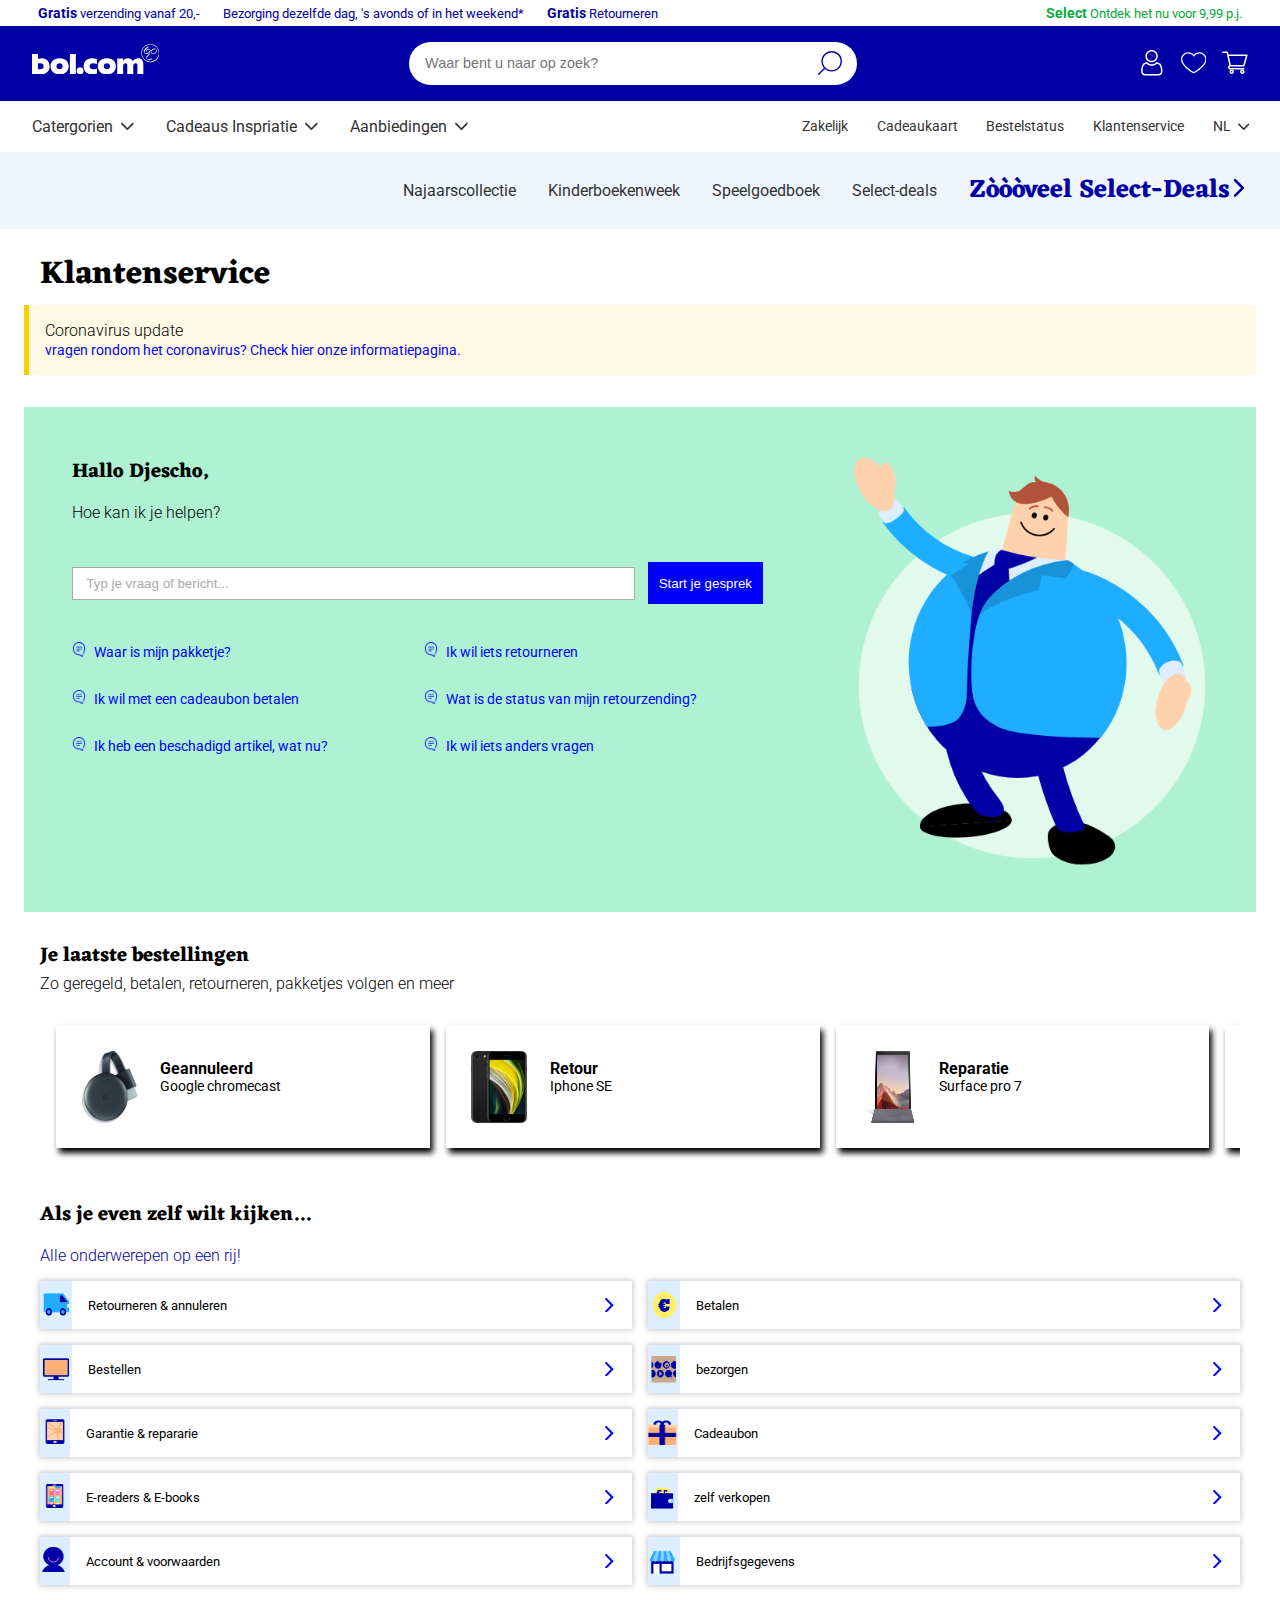
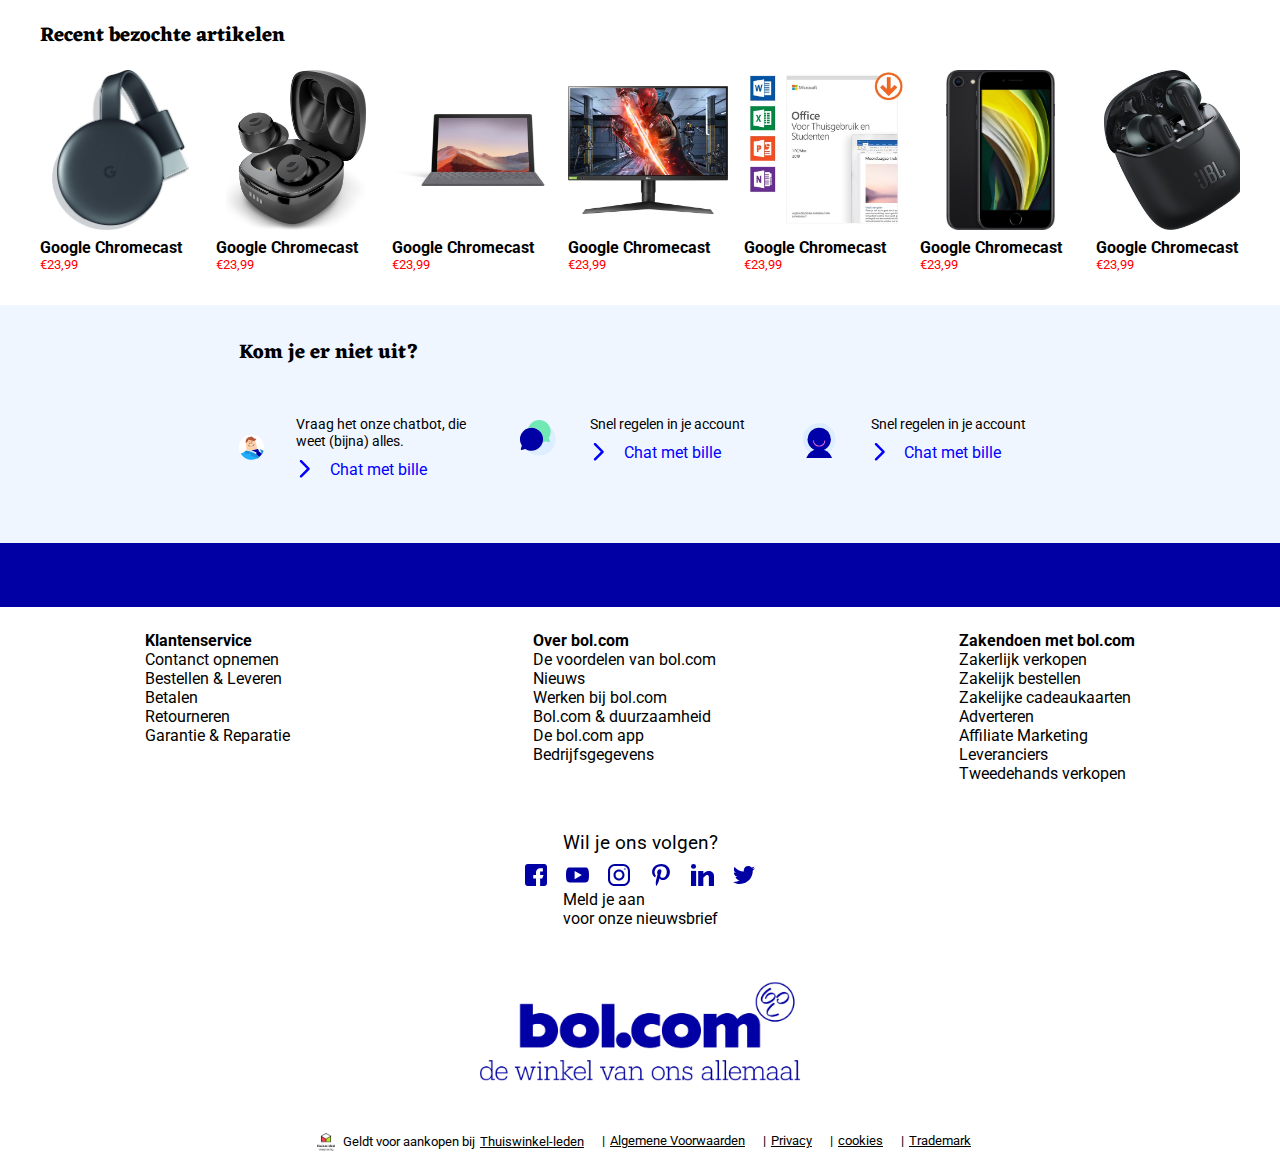
<file: klantenservice.html>
<!doctype html>
<html lang="nl">

<head>
    <meta charset="UTF-8">
    <meta name="author" content="Djescho Mananga">
    <meta name="viewport" content="width=device-width, initial-scale=1">

    <title>bol.com | Klantenservice</title>

    <link href="./styles/style.css" rel="stylesheet" type="text/css">
    <link
        href="https://fonts.googleapis.com/css2?family=Eczar:wght@400;500;600;700;800&family=Roboto:ital,wght@0,100;0,300;0,400;0,500;0,700;0,900;1,100;1,300;1,400;1,500;1,700;1,900&display=swap"
        rel="stylesheet">

</head>

<body>
    <header>
        <div class="topbar">
            <ul>
                <li><span>Gratis</span> verzending vanaf 20,-</li>
                <li>Bezorging dezelfde dag, 's avonds of in het weekend*</li>
                <li><span>Gratis</span> Retourneren</li>
            </ul>
            <ul>
                <li><span>Select</span> Ontdek het nu voor 9,99 p.j.</li>
            </ul>
        </div>

        <nav>
            <ul class="navContainer">
                <li>
                    <button id="menuButton">
                        <svg xmlns="http://www.w3.org/2000/svg" xmlns:xlink="http://www.w3.org/1999/xlink"
                            xmlns:svgjs="http://svgjs.com/svgjs" version="1.1" width="512" height="512" x="0" y="0"
                            viewBox="0 0 512 512" style="enable-background:new 0 0 512 512" xml:space="preserve"
                            class="">
                            <g>
                                <g xmlns="http://www.w3.org/2000/svg">
                                    <g>
                                        <path
                                            d="M492,236H20c-11.046,0-20,8.954-20,20c0,11.046,8.954,20,20,20h472c11.046,0,20-8.954,20-20S503.046,236,492,236z"
                                            fill="#0000a4" data-original="#000000" style="" />
                                    </g>
                                </g>
                                <g xmlns="http://www.w3.org/2000/svg">
                                    <g>
                                        <path
                                            d="M492,76H20C8.954,76,0,84.954,0,96s8.954,20,20,20h472c11.046,0,20-8.954,20-20S503.046,76,492,76z"
                                            fill="#0000a4" data-original="#000000" style="" />
                                    </g>
                                </g>
                                <g xmlns="http://www.w3.org/2000/svg">
                                    <g>
                                        <path
                                            d="M492,396H20c-11.046,0-20,8.954-20,20c0,11.046,8.954,20,20,20h472c11.046,0,20-8.954,20-20    C512,404.954,503.046,396,492,396z"
                                            fill="#0000a4" data-original="#000000" style="" />
                                    </g>
                                </g>
                                <g xmlns="http://www.w3.org/2000/svg">
                                </g>
                                <g xmlns="http://www.w3.org/2000/svg">
                                </g>
                                <g xmlns="http://www.w3.org/2000/svg">
                                </g>
                                <g xmlns="http://www.w3.org/2000/svg">
                                </g>
                                <g xmlns="http://www.w3.org/2000/svg">
                                </g>
                                <g xmlns="http://www.w3.org/2000/svg">
                                </g>
                                <g xmlns="http://www.w3.org/2000/svg">
                                </g>
                                <g xmlns="http://www.w3.org/2000/svg">
                                </g>
                                <g xmlns="http://www.w3.org/2000/svg">
                                </g>
                                <g xmlns="http://www.w3.org/2000/svg">
                                </g>
                                <g xmlns="http://www.w3.org/2000/svg">
                                </g>
                                <g xmlns="http://www.w3.org/2000/svg">
                                </g>
                                <g xmlns="http://www.w3.org/2000/svg">
                                </g>
                                <g xmlns="http://www.w3.org/2000/svg">
                                </g>
                                <g xmlns="http://www.w3.org/2000/svg">
                                </g>
                            </g>
                        </svg>

                    </button>
                    <a href="index.html">
                        <svg version="1.1" id="Layer_1" xmlns="http://www.w3.org/2000/svg"
                            xmlns:xlink="http://www.w3.org/1999/xlink" x="0px" y="0px" viewBox="0 0 875.5 208.9"
                            style="enable-background:new 0 0 875.5 208.9;" xml:space="preserve">
                            <style type="text/css">
                                .st0 {
                                    fill: none;
                                }

                                .st1 {
                                    fill: #0000A4;
                                }

                                .st2 {
                                    display: none;
                                }

                                .st3 {
                                    display: inline;
                                    fill: none;
                                    stroke: #FF00FF;
                                    stroke-width: 0.5669;
                                    stroke-miterlimit: 10;
                                }

                                .st4 {
                                    display: inline;
                                    fill: none;
                                    stroke: #00FFFF;
                                    stroke-width: 0.5669;
                                    stroke-miterlimit: 10;
                                }
                            </style>
                            <g id="POS_logo">
                                <rect x="-255.1" y="-71.4" class="st0" width="1275.6" height="382.7" />
                                <g>
                                    <g>
                                        <path class="st1" d="M0,68.9h40.9v33.8c8-3,16.3-4.5,24.9-4.5c32.1,0,55.3,23.5,55.3,55.7c0,24.3-16.6,53.1-54.5,53.1H0V68.9z
                                    M40.8,171.6c5.4,1,11.4,1.4,15.4,1.4c14.6,0,24.3-7.9,24.3-20.2c0-12.1-9.4-20.5-23.1-20.5c-5,0-11,0.6-16.6,2.4L40.8,171.6
                                   L40.8,171.6z" />
                                        <path class="st1" d="M189.8,98.3c45.1,0,62.4,29.4,62.4,55.3c0,28.4-19.9,55.3-62,55.3c-45.1,0-62.8-29.2-62.8-55.3
                                   C127.4,126,146.1,98.3,189.8,98.3z M189.8,174.2c12.8,0,21.5-8.5,21.5-20.7c0-12.1-8.8-20.7-21.5-20.7s-21.5,8.5-21.5,20.7
                                   C168.3,165.7,177,174.2,189.8,174.2z" />
                                        <path class="st1" d="M260.4,68.9h40.8V207h-40.8V68.9z" />
                                        <path class="st1" d="M354.6,184c0,13.8-10.7,24.9-24.1,24.9c-13.4,0-24.3-11.1-24.3-24.9s10.9-24.7,24.3-24.7
                                   C344,159.2,354.6,170.2,354.6,184z" />
                                        <path class="st1" d="M446.9,202.2c-13.6,5.1-21.8,6.7-33,6.7c-34.8,0-58.9-22.5-58.9-54.7c0-26.7,17.5-55.9,57.8-55.9
                                   c11,0,22.8,1.8,33.4,5.5v35.4c-9-4.2-17.3-6.3-25.9-6.3c-14.5,0-24.4,8.5-24.4,20.9c0,12.1,10.4,20.5,25.5,20.5
                                   c7.7,0,14.3-1.8,25.5-6.7V202.2z" />
                                        <path class="st1" d="M514.7,98.3c45.1,0,62.4,29.4,62.4,55.3c0,28.4-19.8,55.3-62,55.3c-45.1,0-62.8-29.2-62.8-55.3
                                   C452.3,126,471,98.3,514.7,98.3z M514.7,174.2c12.8,0,21.5-8.5,21.5-20.7c0-12.1-8.8-20.7-21.5-20.7s-21.5,8.5-21.5,20.7
                                   C493.2,165.7,501.9,174.2,514.7,174.2z" />
                                        <path class="st1" d="M585.9,100.1h40.8v14.2c9.9-10.9,21.5-16,34.4-16c14.7,0,24.2,5.7,32,19c10.7-12.4,23.8-19,37.9-19
                                   c24,0,34.4,19,34.4,40.3v68.5h-40.8v-61.4c0-7.7-4.5-12.8-11.4-12.8c-6,0-12.8,3.9-17.1,10.9v63.2h-41.1v-60.6
                                   c0-7.9-4.7-13.6-12-13.6c-5.2,0-12,3.9-16.5,10.9v63.2h-40.8V100.1z" />
                                    </g>
                                    <g>
                                        <path class="st1" d="M813.6,4c31.9,0,57.9,26.3,57.9,58.6c0,32.3-26,58.6-57.9,58.6s-57.9-26.3-57.9-58.6
                                   C755.7,30.3,781.7,4,813.6,4 M813.6,0c-34.1,0-61.9,28.1-61.9,62.6c0,34.5,27.8,62.6,61.9,62.6c34.1,0,61.9-28.1,61.9-62.6
                                   C875.5,28.1,847.7,0,813.6,0L813.6,0z" />
                                        <g>
                                            <g>
                                                <path class="st1"
                                                    d="M784.9,68.2c-8,0-16.7-5.5-16.7-14.4c0-17,21.6-32.6,29-36c1.2-0.5,3,1.7,3.7,3.1c0.6,1.1,0.3,1.6,0.1,1.7
                                           l0,0c-13.5,7.2-28.1,20.8-28.1,33.6c0,5.5,2.9,7.7,10.3,7.7c8.8,0,28.6-12.1,28.6-20.8c0-3.2-2.4-4.9-7.2-4.9
                                           c-11.8,0-18.2,7.7-20,14.3c-0.1,0.5-0.7,0.7-1.4,0.6c-0.9-0.2-1.9-0.9-1.8-1.8c0.8-5.8,6.9-18.6,20.4-18.6
                                           c6,0,13.4,5.4,13.4,11.8C815.4,56.6,798.2,68.2,784.9,68.2z M800.7,22l0.1,0.2L800.7,22L800.7,22L800.7,22z" />
                                            </g>
                                            <g>
                                                <path class="st1" d="M804.3,109.4c-6.7,0-17.9-3-17.9-14.3c0-8.7,7.3-18.9,21.1-29.6l0.3-0.3c0.9-0.7,3.2,0.7,4.3,2
                                           c0.9,1.2,0.5,1.7,0.3,1.9l0,0c-6.6,5.5-21.9,18.4-21.9,28.8c0,4,3.2,6.6,8.4,6.6c6.8,0,15.3-2,24-5.6c1.1-0.4,2.4,1,3,2.2
                                           c0.5,1.1,0.5,1.9-0.1,2.2C818,107.7,811.8,109.4,804.3,109.4z" />
                                            </g>
                                            <g>
                                                <path class="st1" d="M833.4,68.8c-14.6,0-14.7-10.7-14.7-11.2c0-2.4,1.4-4.1,2.3-5c0.6-0.6,1.9-0.3,2.4-0.1
                                           c1,0.3,2.1,1,2.2,1.7c0.1,0.3-0.1,0.6-0.3,0.8c-2.1,1.7-3,3-3,5.4c0,2.1,2.2,4.3,6.2,4.3c15.8,0,25.9-13.6,25.9-20.7
                                           c0-6.5-4.8-7.8-8.8-7.8c-13.9,0-24.1,13.3-24.5,13.8l0,0c-0.2,0.3-0.5,0.4-0.9,0.3c-1.1-0.1-2.6-1.8-3.2-3.2
                                           c-0.3-0.7-0.3-1.3,0-1.7c1.1-1.5,4.4-5.1,8.7-8.3c5.6-4.2,11.1-6.3,16.2-6.3c11.1,0,16.1,8.1,16.1,15.6
                                           C858.1,58.4,846.6,68.8,833.4,68.8z" />
                                            </g>
                                        </g>
                                    </g>
                                </g>
                            </g>
                            <g id="grid" class="st2">
                                <line class="st3" x1="-255.1" y1="56.2" x2="1019.1" y2="56.2" />
                                <line class="st4" x1="-255.1" y1="62.6" x2="1019.1" y2="62.6" />
                                <line class="st4" x1="-255.1" y1="68.9" x2="1019.1" y2="68.9" />
                                <line class="st3" x1="-255.1" y1="183.7" x2="1019.1" y2="183.7" />
                                <line class="st3" x1="0" y1="311.3" x2="0" y2="-71.4" />
                                <line class="st3" x1="-127.6" y1="311.3" x2="-127.6" y2="-71.4" />
                                <line class="st3" x1="127.6" y1="311.3" x2="127.6" y2="-71.4" />
                                <line class="st3" x1="255.1" y1="311.3" x2="255.1" y2="-71.4" />
                                <line class="st3" x1="382.7" y1="311.3" x2="382.7" y2="-71.4" />
                                <line class="st3" x1="510.2" y1="311.3" x2="510.2" y2="-71.4" />
                                <line class="st3" x1="637.8" y1="311.3" x2="637.8" y2="-71.4" />
                                <line class="st3" x1="765.3" y1="311.3" x2="765.3" y2="-71.4" />
                                <line class="st3" x1="892.9" y1="311.3" x2="892.9" y2="-71.4" />
                            </g>
                        </svg>

                    </a>
                </li>
                <li>
                    <form action="get">
                        <input type="search" placeholder="Waar bent u naar op zoek?">
                    </form>
                </li>
                <li>
                    <ul>
                        <li>
                            <a href="#">
                                <svg xmlns="http://www.w3.org/2000/svg" xmlns:xlink="http://www.w3.org/1999/xlink"
                                    xmlns:svgjs="http://svgjs.com/svgjs" version="1.1" width="512" height="512" x="0"
                                    y="0" viewBox="-42 0 512 512.001" style="enable-background:new 0 0 512 512"
                                    xml:space="preserve" class="">
                                    <g>
                                        <path xmlns="http://www.w3.org/2000/svg"
                                            d="m210.351562 246.632812c33.882813 0 63.21875-12.152343 87.195313-36.128906 23.96875-23.972656 36.125-53.304687 36.125-87.191406 0-33.875-12.152344-63.210938-36.128906-87.191406-23.976563-23.96875-53.3125-36.121094-87.191407-36.121094-33.886718 0-63.21875 12.152344-87.191406 36.125s-36.128906 53.308594-36.128906 87.1875c0 33.886719 12.15625 63.222656 36.128906 87.195312 23.980469 23.96875 53.316406 36.125 87.191406 36.125zm-65.972656-189.292968c18.394532-18.394532 39.972656-27.335938 65.972656-27.335938 25.996094 0 47.578126 8.941406 65.976563 27.335938 18.394531 18.398437 27.339844 39.980468 27.339844 65.972656 0 26-8.945313 47.578125-27.339844 65.976562-18.398437 18.398438-39.980469 27.339844-65.976563 27.339844-25.992187 0-47.570312-8.945312-65.972656-27.339844-18.398437-18.394531-27.34375-39.976562-27.34375-65.976562 0-25.992188 8.945313-47.574219 27.34375-65.972656zm0 0"
                                            fill="#0000a4" data-original="#000000" style="" class="" />
                                        <path xmlns="http://www.w3.org/2000/svg"
                                            d="m426.128906 393.703125c-.691406-9.976563-2.089844-20.859375-4.148437-32.351563-2.078125-11.578124-4.753907-22.523437-7.957031-32.527343-3.3125-10.339844-7.808594-20.550781-13.375-30.335938-5.769532-10.15625-12.550782-19-20.160157-26.277343-7.957031-7.613282-17.699219-13.734376-28.964843-18.199219-11.226563-4.441407-23.667969-6.691407-36.976563-6.691407-5.226563 0-10.28125 2.144532-20.042969 8.5-6.007812 3.917969-13.035156 8.449219-20.878906 13.460938-6.707031 4.273438-15.792969 8.277344-27.015625 11.902344-10.949219 3.542968-22.066406 5.339844-33.042969 5.339844-10.96875 0-22.085937-1.796876-33.042968-5.339844-11.210938-3.621094-20.300782-7.625-26.996094-11.898438-7.769532-4.964844-14.800782-9.496094-20.898438-13.46875-9.753906-6.355468-14.808594-8.5-20.035156-8.5-13.3125 0-25.75 2.253906-36.972656 6.699219-11.257813 4.457031-21.003906 10.578125-28.96875 18.199219-7.609375 7.28125-14.390625 16.121094-20.15625 26.273437-5.558594 9.785157-10.058594 19.992188-13.371094 30.339844-3.199219 10.003906-5.875 20.945313-7.953125 32.523437-2.0625 11.476563-3.457031 22.363282-4.148437 32.363282-.679688 9.777344-1.023438 19.953125-1.023438 30.234375 0 26.726562 8.496094 48.363281 25.25 64.320312 16.546875 15.746094 38.4375 23.730469 65.066406 23.730469h246.53125c26.621094 0 48.511719-7.984375 65.0625-23.730469 16.757813-15.945312 25.253906-37.589843 25.253906-64.324219-.003906-10.316406-.351562-20.492187-1.035156-30.242187zm-44.90625 72.828125c-10.933594 10.40625-25.449218 15.464844-44.378906 15.464844h-246.527344c-18.933594 0-33.449218-5.058594-44.378906-15.460938-10.722656-10.207031-15.933594-24.140625-15.933594-42.585937 0-9.59375.316406-19.066407.949219-28.160157.617187-8.921874 1.878906-18.722656 3.75-29.136718 1.847656-10.285156 4.199219-19.9375 6.996094-28.675782 2.683593-8.378906 6.34375-16.675781 10.882812-24.667968 4.332031-7.617188 9.316407-14.152344 14.816407-19.417969 5.144531-4.925781 11.628906-8.957031 19.269531-11.980469 7.066406-2.796875 15.007812-4.328125 23.628906-4.558594 1.050781.558594 2.921875 1.625 5.953125 3.601563 6.167969 4.019531 13.277344 8.605469 21.136719 13.625 8.859375 5.648437 20.273437 10.75 33.910156 15.152344 13.941406 4.507812 28.160156 6.796875 42.273437 6.796875 14.113282 0 28.335938-2.289063 42.269532-6.792969 13.648437-4.410156 25.058594-9.507813 33.929687-15.164063 8.042969-5.140624 14.953125-9.59375 21.121094-13.617187 3.03125-1.972656 4.902344-3.042969 5.953125-3.601563 8.625.230469 16.566406 1.761719 23.636719 4.558594 7.636719 3.023438 14.121093 7.058594 19.265625 11.980469 5.5 5.261719 10.484375 11.796875 14.816406 19.421875 4.542969 7.988281 8.207031 16.289062 10.886719 24.660156 2.800781 8.75 5.15625 18.398438 7 28.675782 1.867187 10.433593 3.132812 20.238281 3.75 29.144531v.007812c.636719 9.058594.957031 18.527344.960937 28.148438-.003906 18.449219-5.214844 32.378906-15.9375 42.582031zm0 0"
                                            fill="#0000a4" data-original="#000000" style="" class="" />
                                    </g>
                                </svg>
                            </a>
                        </li>
                        <li>
                            <a href="#">
                                <svg xmlns="http://www.w3.org/2000/svg" xmlns:xlink="http://www.w3.org/1999/xlink"
                                    xmlns:svgjs="http://svgjs.com/svgjs" version="1.1" width="512" height="512" x="0"
                                    y="0" viewBox="0 0 412.735 412.735" style="enable-background:new 0 0 512 512"
                                    xml:space="preserve">
                                    <g>
                                        <g xmlns="http://www.w3.org/2000/svg">
                                            <g>
                                                <path
                                                    d="M295.706,35.522C295.706,35.522,295.706,35.522,295.706,35.522c-34.43-0.184-67.161,14.937-89.339,41.273    c-22.039-26.516-54.861-41.68-89.339-41.273C52.395,35.522,0,87.917,0,152.55C0,263.31,193.306,371.456,201.143,375.636    c3.162,2.113,7.286,2.113,10.449,0c7.837-4.18,201.143-110.759,201.143-223.086C412.735,87.917,360.339,35.522,295.706,35.522z     M206.367,354.738C176.065,336.975,20.898,242.412,20.898,152.55c0-53.091,43.039-96.131,96.131-96.131    c32.512-0.427,62.938,15.972,80.457,43.363c3.557,4.905,10.418,5.998,15.323,2.44c0.937-0.68,1.761-1.503,2.44-2.44    c29.055-44.435,88.631-56.903,133.066-27.848c27.202,17.787,43.575,48.114,43.521,80.615    C391.837,243.456,236.669,337.497,206.367,354.738z"
                                                    fill="#0000a4" data-original="#000000" style="" />
                                            </g>
                                        </g>
                                        <g xmlns="http://www.w3.org/2000/svg">
                                        </g>
                                        <g xmlns="http://www.w3.org/2000/svg">
                                        </g>
                                        <g xmlns="http://www.w3.org/2000/svg">
                                        </g>
                                        <g xmlns="http://www.w3.org/2000/svg">
                                        </g>
                                        <g xmlns="http://www.w3.org/2000/svg">
                                        </g>
                                        <g xmlns="http://www.w3.org/2000/svg">
                                        </g>
                                        <g xmlns="http://www.w3.org/2000/svg">
                                        </g>
                                        <g xmlns="http://www.w3.org/2000/svg">
                                        </g>
                                        <g xmlns="http://www.w3.org/2000/svg">
                                        </g>
                                        <g xmlns="http://www.w3.org/2000/svg">
                                        </g>
                                        <g xmlns="http://www.w3.org/2000/svg">
                                        </g>
                                        <g xmlns="http://www.w3.org/2000/svg">
                                        </g>
                                        <g xmlns="http://www.w3.org/2000/svg">
                                        </g>
                                        <g xmlns="http://www.w3.org/2000/svg">
                                        </g>
                                        <g xmlns="http://www.w3.org/2000/svg">
                                        </g>
                                    </g>
                                </svg>
                            </a>
                        </li>
                        <li>
                            <a href="#">
                                <svg xmlns="http://www.w3.org/2000/svg" xmlns:xlink="http://www.w3.org/1999/xlink"
                                    xmlns:svgjs="http://svgjs.com/svgjs" version="1.1" width="512" height="512" x="0"
                                    y="0" viewBox="0 -31 512.00026 512" style="enable-background:new 0 0 512 512"
                                    xml:space="preserve" class="">
                                    <g>
                                        <path xmlns="http://www.w3.org/2000/svg"
                                            d="m164.960938 300.003906h.023437c.019531 0 .039063-.003906.058594-.003906h271.957031c6.695312 0 12.582031-4.441406 14.421875-10.878906l60-210c1.292969-4.527344.386719-9.394532-2.445313-13.152344-2.835937-3.757812-7.269531-5.96875-11.976562-5.96875h-366.632812l-10.722657-48.253906c-1.527343-6.863282-7.613281-11.746094-14.644531-11.746094h-90c-8.285156 0-15 6.714844-15 15s6.714844 15 15 15h77.96875c1.898438 8.550781 51.3125 230.917969 54.15625 243.710938-15.941406 6.929687-27.125 22.824218-27.125 41.289062 0 24.8125 20.1875 45 45 45h272c8.285156 0 15-6.714844 15-15s-6.714844-15-15-15h-272c-8.269531 0-15-6.730469-15-15 0-8.257812 6.707031-14.976562 14.960938-14.996094zm312.152343-210.003906-51.429687 180h-248.652344l-40-180zm0 0"
                                            fill="#0000a4" data-original="#000000" style="" />
                                        <path xmlns="http://www.w3.org/2000/svg"
                                            d="m150 405c0 24.8125 20.1875 45 45 45s45-20.1875 45-45-20.1875-45-45-45-45 20.1875-45 45zm45-15c8.269531 0 15 6.730469 15 15s-6.730469 15-15 15-15-6.730469-15-15 6.730469-15 15-15zm0 0"
                                            fill="#0000a4" data-original="#000000" style="" />
                                        <path xmlns="http://www.w3.org/2000/svg"
                                            d="m362 405c0 24.8125 20.1875 45 45 45s45-20.1875 45-45-20.1875-45-45-45-45 20.1875-45 45zm45-15c8.269531 0 15 6.730469 15 15s-6.730469 15-15 15-15-6.730469-15-15 6.730469-15 15-15zm0 0"
                                            fill="#0000a4" data-original="#000000" style="" />
                                    </g>
                                </svg>
                            </a>
                        </li>
                    </ul>
                </li>
            </ul>
        </nav>

        <section class="secondNav">
            <ul>
                <li>Catergorien <svg xmlns="http://www.w3.org/2000/svg" xmlns:xlink="http://www.w3.org/1999/xlink"
                        version="1.1" id="Capa_1" x="0px" y="0px" viewBox="0 0 451.846 451.847"
                        style="enable-background:new 0 0 451.846 451.847;" xml:space="preserve" class="">
                        <g>
                            <g>
                                <path
                                    d="M345.441,248.292L151.154,442.573c-12.359,12.365-32.397,12.365-44.75,0c-12.354-12.354-12.354-32.391,0-44.744   L278.318,225.92L106.409,54.017c-12.354-12.359-12.354-32.394,0-44.748c12.354-12.359,32.391-12.359,44.75,0l194.287,194.284   c6.177,6.18,9.262,14.271,9.262,22.366C354.708,234.018,351.617,242.115,345.441,248.292z"
                                    data-original="#000000" class="active-path" data-old_color="#000000" />
                            </g>
                        </g>
                    </svg></li>
                <li>Cadeaus Inspriatie <svg xmlns="http://www.w3.org/2000/svg"
                        xmlns:xlink="http://www.w3.org/1999/xlink" version="1.1" id="Capa_1" x="0px" y="0px"
                        viewBox="0 0 451.846 451.847" style="enable-background:new 0 0 451.846 451.847;"
                        xml:space="preserve" class="">
                        <g>
                            <g>
                                <path
                                    d="M345.441,248.292L151.154,442.573c-12.359,12.365-32.397,12.365-44.75,0c-12.354-12.354-12.354-32.391,0-44.744   L278.318,225.92L106.409,54.017c-12.354-12.359-12.354-32.394,0-44.748c12.354-12.359,32.391-12.359,44.75,0l194.287,194.284   c6.177,6.18,9.262,14.271,9.262,22.366C354.708,234.018,351.617,242.115,345.441,248.292z"
                                    data-original="#000000" class="active-path" data-old_color="#000000" />
                            </g>
                        </g>
                    </svg></li>
                <li>Aanbiedingen <svg xmlns="http://www.w3.org/2000/svg" xmlns:xlink="http://www.w3.org/1999/xlink"
                        version="1.1" id="Capa_1" x="0px" y="0px" viewBox="0 0 451.846 451.847"
                        style="enable-background:new 0 0 451.846 451.847;" xml:space="preserve" class="">
                        <g>
                            <g>
                                <path
                                    d="M345.441,248.292L151.154,442.573c-12.359,12.365-32.397,12.365-44.75,0c-12.354-12.354-12.354-32.391,0-44.744   L278.318,225.92L106.409,54.017c-12.354-12.359-12.354-32.394,0-44.748c12.354-12.359,32.391-12.359,44.75,0l194.287,194.284   c6.177,6.18,9.262,14.271,9.262,22.366C354.708,234.018,351.617,242.115,345.441,248.292z"
                                    data-original="#000000" class="active-path" data-old_color="#000000" />
                            </g>
                        </g>
                    </svg></li>
            </ul>
            <ul>
                <li><a href="">Zakelijk</a></li>
                <li><a href="">Cadeaukaart</a></li>
                <li><a href="">Bestelstatus</a></li>
                <li><a href="">Klantenservice</a></li>
                <li>NL<svg xmlns="http://www.w3.org/2000/svg" xmlns:xlink="http://www.w3.org/1999/xlink" version="1.1"
                        id="Capa_1" x="0px" y="0px" viewBox="0 0 451.846 451.847"
                        style="enable-background:new 0 0 451.846 451.847;" xml:space="preserve" class="">
                        <g>
                            <g>
                                <path
                                    d="M345.441,248.292L151.154,442.573c-12.359,12.365-32.397,12.365-44.75,0c-12.354-12.354-12.354-32.391,0-44.744   L278.318,225.92L106.409,54.017c-12.354-12.359-12.354-32.394,0-44.748c12.354-12.359,32.391-12.359,44.75,0l194.287,194.284   c6.177,6.18,9.262,14.271,9.262,22.366C354.708,234.018,351.617,242.115,345.441,248.292z"
                                    data-original="#000000" class="active-path" data-old_color="#000000" />
                            </g>
                        </g>
                    </svg></li>
            </ul>
        </section>

        <section class="thirdNav">
            <ul>
                <li><a href="#">Najaarscollectie</a></li>
                <li><a href="#">Kinderboekenweek</a></li>
                <li><a href="#">Speelgoedboek</a></li>
                <li><a href="#">Select-deals</a></li>
                <li><a href="#">Zòòòveel Select-Deals<svg xmlns="http://www.w3.org/2000/svg"
                            xmlns:xlink="http://www.w3.org/1999/xlink" version="1.1" id="Capa_1" x="0px" y="0px"
                            viewBox="0 0 451.846 451.847" style="enable-background:new 0 0 451.846 451.847;"
                            xml:space="preserve" class="">
                            <g>
                                <g>
                                    <path
                                        d="M345.441,248.292L151.154,442.573c-12.359,12.365-32.397,12.365-44.75,0c-12.354-12.354-12.354-32.391,0-44.744   L278.318,225.92L106.409,54.017c-12.354-12.359-12.354-32.394,0-44.748c12.354-12.359,32.391-12.359,44.75,0l194.287,194.284   c6.177,6.18,9.262,14.271,9.262,22.366C354.708,234.018,351.617,242.115,345.441,248.292z"
                                        data-original="#000000" class="active-path" data-old_color="#000000" />
                                </g>
                            </g>
                        </svg></a></li>
            </ul>
        </section>
    </header>
    <main>
        <section class="pageHeader">
            <h1>Klantenservice</h1>
        </section>


        <section id="corona">
            <h4>Coronavirus update</h4>
            <a href="">vragen rondom het coronavirus? Check hier onze informatiepagina.</a>
        </section>

        <section id="billie">
            <img src="./images/Billie.png" alt="">
            <section>
                <h1 class="pageHeading">Hallo Djescho,</h1>
                <h4>Hoe kan ik je helpen?</h4>
                <form action="">
                    <input type="search" placeholder="Typ je vraag of bericht...">
                    <input type="submit" value="Start je gesprek">
                </form>
                <div>
                    <ul>
                        <li><a href=""><img src="./images/icons/textBubble.png" alt="">Waar is mijn pakketje?</a></li>
                        <li><a href=""><img src="./images/icons/textBubble.png" alt="">Ik wil iets retourneren</a></li>
                        <li><a href=""><img src="./images/icons/textBubble.png" alt="">Ik wil met een cadeaubon
                                betalen</a></li>
                        <li><a href=""><img src="./images/icons/textBubble.png" alt="">Wat is de status van mijn
                                retourzending?</a></li>
                        <li><a href=""><img src="./images/icons/textBubble.png" alt="">Ik heb een beschadigd artikel,
                                wat nu?</a></li>
                        <li><a href=""><img src="./images/icons/textBubble.png" alt="">Ik wil iets anders vragen</a>
                        </li>
                    </ul>
                </div>
            </section>
        </section>

        <section id="laatsteOrders">
            <h1>Je laatste bestellingen</h1>
            <h4>Zo geregeld, betalen, retourneren, pakketjes volgen en meer</h4>
            <ul>
                <li>
                    <a href="#">
                        <img src="./images/producten/chromecast.jpg" alt="chromecast">
                        <div>
                            <h6>Geannuleerd</h6>
                            <p>Google chromecast</p>
                        </div>
                    </a>
                </li>
                <li><a href="#">
                        <img src="./images/producten/iphoneSe.jpg" alt="iphone se">
                        <div>
                            <h6>Retour</h6>
                            <p>Iphone SE</p>
                        </div>
                    </a>
                </li>
                <li><a href="#">
                        <img src="./images/producten/surfacePro7.jpg" alt="">
                        <div>
                            <h6>Reparatie</h6>
                            <p>Surface pro 7</p>
                        </div>
                    </a>
                </li>
                <li><a href="#">
                        <img src="./images/producten/googleNest.jpg" alt="">
                        <div>
                            <h6>Geannuleerd</h6>
                            <p>Google Nest</p>
                        </div>
                    </a>
                </li>
            </ul>

            <button class="scrollbutton" data-direction="prev" aria-label="previous">
                <img src="./images/icons/Arrows/arrowBlue.svg" alt="">
            </button>

            <button class="scrollbutton" data-direction="next" aria-label="next">
                <img src="./images/icons/Arrows/arrowBlue.svg" alt="">
            </button>

        </section>

        <section id="zelfKijken">
            <h1>Als je even zelf wilt kijken...</h1>
            <h4>Alle onderwerepen op een rij!</h4>
            <ul>
                <li>
                    <a href="#">
                        <img src="./images/icons/klantenservice/bezorgauto.png" alt="">
                        <div>
                            <p>Retourneren & annuleren</p>
                            <svg xmlns="http://www.w3.org/2000/svg" xmlns:xlink="http://www.w3.org/1999/xlink"
                                version="1.1" id="Capa_1" x="0px" y="0px" viewBox="0 0 451.846 451.847"
                                style="enable-background:new 0 0 451.846 451.847;" xml:space="preserve" class="">
                                <g>
                                    <g>
                                        <path
                                            d="M345.441,248.292L151.154,442.573c-12.359,12.365-32.397,12.365-44.75,0c-12.354-12.354-12.354-32.391,0-44.744   L278.318,225.92L106.409,54.017c-12.354-12.359-12.354-32.394,0-44.748c12.354-12.359,32.391-12.359,44.75,0l194.287,194.284   c6.177,6.18,9.262,14.271,9.262,22.366C354.708,234.018,351.617,242.115,345.441,248.292z"
                                            data-original="#000000" class="active-path" data-old_color="#000000" />
                                    </g>
                                </g>
                            </svg>
                        </div>
                    </a>
                </li>
                <li>
                    <a href="">
                        <img src="./images/icons/klantenservice/euro.png" alt="">
                        <div>
                            <p>Betalen</p>
                            <svg xmlns="http://www.w3.org/2000/svg" xmlns:xlink="http://www.w3.org/1999/xlink"
                                version="1.1" id="Capa_1" x="0px" y="0px" viewBox="0 0 451.846 451.847"
                                style="enable-background:new 0 0 451.846 451.847;" xml:space="preserve" class="">
                                <g>
                                    <g>
                                        <path
                                            d="M345.441,248.292L151.154,442.573c-12.359,12.365-32.397,12.365-44.75,0c-12.354-12.354-12.354-32.391,0-44.744   L278.318,225.92L106.409,54.017c-12.354-12.359-12.354-32.394,0-44.748c12.354-12.359,32.391-12.359,44.75,0l194.287,194.284   c6.177,6.18,9.262,14.271,9.262,22.366C354.708,234.018,351.617,242.115,345.441,248.292z"
                                            data-original="#000000" class="active-path" data-old_color="#000000" />
                                    </g>
                                </g>
                            </svg>
                        </div>
                    </a>
                </li>
                <li>
                    <a href="">
                        <img src="./images/icons/klantenservice/tv.png" alt="">
                        <div>
                            <p>Bestellen</p>
                            <svg xmlns="http://www.w3.org/2000/svg" xmlns:xlink="http://www.w3.org/1999/xlink"
                                version="1.1" id="Capa_1" x="0px" y="0px" viewBox="0 0 451.846 451.847"
                                style="enable-background:new 0 0 451.846 451.847;" xml:space="preserve" class="">
                                <g>
                                    <g>
                                        <path
                                            d="M345.441,248.292L151.154,442.573c-12.359,12.365-32.397,12.365-44.75,0c-12.354-12.354-12.354-32.391,0-44.744   L278.318,225.92L106.409,54.017c-12.354-12.359-12.354-32.394,0-44.748c12.354-12.359,32.391-12.359,44.75,0l194.287,194.284   c6.177,6.18,9.262,14.271,9.262,22.366C354.708,234.018,351.617,242.115,345.441,248.292z"
                                            data-original="#000000" class="active-path" data-old_color="#000000" />
                                    </g>
                                </g>
                            </svg>
                        </div>
                    </a>
                </li>
                <li>
                    <a href="">
                        <img src="./images/icons/klantenservice/boldoos.png" alt="">
                        <div>
                            <p>bezorgen</p>
                            <svg xmlns="http://www.w3.org/2000/svg" xmlns:xlink="http://www.w3.org/1999/xlink"
                                version="1.1" id="Capa_1" x="0px" y="0px" viewBox="0 0 451.846 451.847"
                                style="enable-background:new 0 0 451.846 451.847;" xml:space="preserve" class="">
                                <g>
                                    <g>
                                        <path
                                            d="M345.441,248.292L151.154,442.573c-12.359,12.365-32.397,12.365-44.75,0c-12.354-12.354-12.354-32.391,0-44.744   L278.318,225.92L106.409,54.017c-12.354-12.359-12.354-32.394,0-44.748c12.354-12.359,32.391-12.359,44.75,0l194.287,194.284   c6.177,6.18,9.262,14.271,9.262,22.366C354.708,234.018,351.617,242.115,345.441,248.292z"
                                            data-original="#000000" class="active-path" data-old_color="#000000" />
                                    </g>
                                </g>
                            </svg>
                        </div>
                    </a>
                </li>
                <li>
                    <a href="">
                        <img src="./images/icons/klantenservice/telefoon.png" alt="">
                        <div>
                            <p>Garantie & repararie</p>
                            <svg xmlns="http://www.w3.org/2000/svg" xmlns:xlink="http://www.w3.org/1999/xlink"
                                version="1.1" id="Capa_1" x="0px" y="0px" viewBox="0 0 451.846 451.847"
                                style="enable-background:new 0 0 451.846 451.847;" xml:space="preserve" class="">
                                <g>
                                    <g>
                                        <path
                                            d="M345.441,248.292L151.154,442.573c-12.359,12.365-32.397,12.365-44.75,0c-12.354-12.354-12.354-32.391,0-44.744   L278.318,225.92L106.409,54.017c-12.354-12.359-12.354-32.394,0-44.748c12.354-12.359,32.391-12.359,44.75,0l194.287,194.284   c6.177,6.18,9.262,14.271,9.262,22.366C354.708,234.018,351.617,242.115,345.441,248.292z"
                                            data-original="#000000" class="active-path" data-old_color="#000000" />
                                    </g>
                                </g>
                            </svg>
                        </div>
                    </a>
                </li>
                <li>
                    <a href="">
                        <img src="./images/icons/klantenservice/cadeau.png" alt="">
                        <div>
                            <p>Cadeaubon</p>
                            <svg xmlns="http://www.w3.org/2000/svg" xmlns:xlink="http://www.w3.org/1999/xlink"
                                version="1.1" id="Capa_1" x="0px" y="0px" viewBox="0 0 451.846 451.847"
                                style="enable-background:new 0 0 451.846 451.847;" xml:space="preserve" class="">
                                <g>
                                    <g>
                                        <path
                                            d="M345.441,248.292L151.154,442.573c-12.359,12.365-32.397,12.365-44.75,0c-12.354-12.354-12.354-32.391,0-44.744   L278.318,225.92L106.409,54.017c-12.354-12.359-12.354-32.394,0-44.748c12.354-12.359,32.391-12.359,44.75,0l194.287,194.284   c6.177,6.18,9.262,14.271,9.262,22.366C354.708,234.018,351.617,242.115,345.441,248.292z"
                                            data-original="#000000" class="active-path" data-old_color="#000000" />
                                    </g>
                                </g>
                            </svg>
                        </div>
                    </a>
                </li>
                <li>
                    <a href="">
                        <img src="./images/icons/klantenservice/telefoonIconem.png" alt="">
                        <div>
                            <p>E-readers & E-books</p>
                            <svg xmlns="http://www.w3.org/2000/svg" xmlns:xlink="http://www.w3.org/1999/xlink"
                                version="1.1" id="Capa_1" x="0px" y="0px" viewBox="0 0 451.846 451.847"
                                style="enable-background:new 0 0 451.846 451.847;" xml:space="preserve" class="">
                                <g>
                                    <g>
                                        <path
                                            d="M345.441,248.292L151.154,442.573c-12.359,12.365-32.397,12.365-44.75,0c-12.354-12.354-12.354-32.391,0-44.744   L278.318,225.92L106.409,54.017c-12.354-12.359-12.354-32.394,0-44.748c12.354-12.359,32.391-12.359,44.75,0l194.287,194.284   c6.177,6.18,9.262,14.271,9.262,22.366C354.708,234.018,351.617,242.115,345.441,248.292z"
                                            data-original="#000000" class="active-path" data-old_color="#000000" />
                                    </g>
                                </g>
                            </svg>
                        </div>
                    </a>
                </li>
                <li>
                    <a href="">
                        <img src="./images/icons/klantenservice/portomonee.png" alt="">
                        <div>
                            <p>zelf verkopen</p>
                            <svg xmlns="http://www.w3.org/2000/svg" xmlns:xlink="http://www.w3.org/1999/xlink"
                                version="1.1" id="Capa_1" x="0px" y="0px" viewBox="0 0 451.846 451.847"
                                style="enable-background:new 0 0 451.846 451.847;" xml:space="preserve" class="">
                                <g>
                                    <g>
                                        <path
                                            d="M345.441,248.292L151.154,442.573c-12.359,12.365-32.397,12.365-44.75,0c-12.354-12.354-12.354-32.391,0-44.744   L278.318,225.92L106.409,54.017c-12.354-12.359-12.354-32.394,0-44.748c12.354-12.359,32.391-12.359,44.75,0l194.287,194.284   c6.177,6.18,9.262,14.271,9.262,22.366C354.708,234.018,351.617,242.115,345.441,248.292z"
                                            data-original="#000000" class="active-path" data-old_color="#000000" />
                                    </g>
                                </g>
                            </svg>
                        </div>
                    </a>
                </li>
                <li><a href="">
                        <img src="./images/icons/klantenservice/persoon.png" alt="">
                        <div>
                            <p>Account & voorwaarden</p>
                            <svg xmlns="http://www.w3.org/2000/svg" xmlns:xlink="http://www.w3.org/1999/xlink"
                                version="1.1" id="Capa_1" x="0px" y="0px" viewBox="0 0 451.846 451.847"
                                style="enable-background:new 0 0 451.846 451.847;" xml:space="preserve" class="">
                                <g>
                                    <g>
                                        <path
                                            d="M345.441,248.292L151.154,442.573c-12.359,12.365-32.397,12.365-44.75,0c-12.354-12.354-12.354-32.391,0-44.744   L278.318,225.92L106.409,54.017c-12.354-12.359-12.354-32.394,0-44.748c12.354-12.359,32.391-12.359,44.75,0l194.287,194.284   c6.177,6.18,9.262,14.271,9.262,22.366C354.708,234.018,351.617,242.115,345.441,248.292z"
                                            data-original="#000000" class="active-path" data-old_color="#000000" />
                                    </g>
                                </g>
                            </svg>
                        </div>
                    </a>
                </li>
                <li>
                    <a href="">
                        <img src="./images/icons/klantenservice/winkel.png" alt="">
                        <div>
                            <p>Bedrijfsgegevens</p>
                            <svg xmlns="http://www.w3.org/2000/svg" xmlns:xlink="http://www.w3.org/1999/xlink"
                                version="1.1" id="Capa_1" x="0px" y="0px" viewBox="0 0 451.846 451.847"
                                style="enable-background:new 0 0 451.846 451.847;" xml:space="preserve" class="">
                                <g>
                                    <g>
                                        <path
                                            d="M345.441,248.292L151.154,442.573c-12.359,12.365-32.397,12.365-44.75,0c-12.354-12.354-12.354-32.391,0-44.744   L278.318,225.92L106.409,54.017c-12.354-12.359-12.354-32.394,0-44.748c12.354-12.359,32.391-12.359,44.75,0l194.287,194.284   c6.177,6.18,9.262,14.271,9.262,22.366C354.708,234.018,351.617,242.115,345.441,248.292z"
                                            data-original="#000000" class="active-path" data-old_color="#000000" />
                                    </g>
                                </g>
                            </svg>
                        </div>
                    </a>
                </li>
            </ul>

        </section>

        <section id="populair">
            <!-- exact dexelfe layout als op sectie populair op index.html -->
            <h1>Recent bezochte artikelen</h1>
            <ul>
                <li>
                    <a href=""></a>
                    <h6>Google Chromecast</h6>
                    <p class="prijs">&#8364;23,99</p>
                </li>
                <li>
                    <a href=""></a>
                    <h6>Google Chromecast</h6>
                    <p class="prijs">&#8364;23,99</p>
                </li>
                <li>
                    <a href=""></a>
                    <h6>Google Chromecast</h6>
                    <p class="prijs">&#8364;23,99</p>
                </li>
                <li>
                    <a href=""></a>
                    <h6>Google Chromecast</h6>
                    <p class="prijs">&#8364;23,99</p>
                </li>
                <li>
                    <a href=""></a>
                    <h6>Google Chromecast</h6>
                    <p class="prijs">&#8364;23,99</p>
                </li>
                <li>
                    <a href=""></a>
                    <h6>Google Chromecast</h6>
                    <p class="prijs">&#8364;23,99</p>
                </li>
                <li>
                    <a href=""></a>
                    <h6>Google Chromecast</h6>
                    <p class="prijs">&#8364;23,99</p>
                </li>
                <li>
                    <a href=""></a>
                    <h6>Google Chromecast</h6>
                    <p class="prijs">&#8364;23,99</p>
                </li>
                <li>
                    <a href=""></a>
                    <h6>Google Chromecast</h6>
                    <p class="prijs">&#8364;23,99</p>
                </li>
                <li>
                    <a href=""></a>
                    <h6>Google Chromecast</h6>
                    <p class="prijs">&#8364;23,99</p>
                </li>
                <li>
                    <a href=""></a>
                    <h6>Google Chromecast</h6>
                    <p class="prijs">&#8364;23,99</p>
                </li>
                <li>
                    <a href=""></a>
                    <h6>Google Chromecast</h6>
                    <p class="prijs">&#8364;23,99</p>
                </li>
            </ul>

            <button class="scrollbutton" data-direction="prev" aria-label="previous">
                <img src="./images/icons/Arrows/arrowBlue.svg" alt="">
            </button>
            <button class="scrollbutton" data-direction="next" aria-label="next">
                <img src="./images/icons/Arrows/arrowBlue.svg" alt="">
            </button>

        </section>
        <section class="sideMenu">
            <div>
                <button id="closeButton">
                    <img src="./images/icons/kruis.svg" alt="kruis">
                </button>
            </div>
            <ul>
                <li><a href=""><img src="./images/icons/sidemenu/book.svg" alt="">
                        <h4>Boeken</h4>
                    </a>

                </li>
                <li><a href=""><img src="./images/icons/sidemenu/musical-note.svg" alt="">
                        <h4>Muziek, Film & Games</h4>
                    </a>
                </li>
                <li><a href=""><img src="./images/icons/sidemenu/pc-tower.svg" alt="">
                        <h4>Computer & Elektronica</h4>
                    </a>
                </li>
                <li><a href=""><img src="./images/icons/sidemenu/puzzle.svg" alt="">
                        <h4>Speelgoed & Hobby</h4>
                    </a>
                </li>
                <li><a href=""><img src="./images/icons/sidemenu/smiling-baby.svg" alt="">
                        <h4>baby & Kind</h4>
                    </a>
                </li>
                <li><a href=""><img src="./images/icons/sidemenu/eye-make-up.svg" alt="">
                        <h4>Mooi & Gezond</h4>
                    </a>
                </li>
                <li><a href=""><img src="./images/icons/sidemenu/shirt.svg" alt="">
                        <h4>Kleding, shoenen en Accesoires</h4>
                    </a>
                </li>
                <li><a href=""><img src="./images/icons/sidemenu/football-ball.svg" alt="">
                        <h4>Sport, Outdoor & Reizen</h4>
                    </a>
                </li>
                <li><a href=""><img src="./images/icons/sidemenu/graduation-hat.svg" alt="">
                        <h4>Kantoor & School</h4>
                    </a>
                </li>
                <li><a href=""><img src="./images/icons/sidemenu/beer-bottle.svg" alt="">
                        <h4>Dranken en Delicatessen</h4>
                    </a>
                </li>
                <li><a href=""><img src="./images/icons/sidemenu/home.svg" alt="">
                        <h4>Wonen, koken & Huishouden</h4>
                    </a>
                </li>
                <li><a href=""><img src="./images/icons/sidemenu/adjustable-wrench.svg" alt="">
                        <h4>Dier, Tuin & Klussen</h4>
                    </a>
                </li>
                <li><a href=""><img src="./images/icons/sidemenu/wheel.svg" alt="">
                        <h4>Auto & Motor</h4>
                    </a>
                </li>
            </ul>
            <ul>
                <li>
                    <a href="">
                        <img src="./images/icons/light-bulb.svg" alt="">
                        <h4>Cadeaus en inspiratie</h4>
                        <svg xmlns="http://www.w3.org/2000/svg" xmlns:xlink="http://www.w3.org/1999/xlink" version="1.1"
                            id="Capa_1" x="0px" y="0px" viewBox="0 0 451.846 451.847"
                            style="enable-background:new 0 0 451.846 451.847;" xml:space="preserve" class="">
                            <g>
                                <g>
                                    <path
                                        d="M345.441,248.292L151.154,442.573c-12.359,12.365-32.397,12.365-44.75,0c-12.354-12.354-12.354-32.391,0-44.744   L278.318,225.92L106.409,54.017c-12.354-12.359-12.354-32.394,0-44.748c12.354-12.359,32.391-12.359,44.75,0l194.287,194.284   c6.177,6.18,9.262,14.271,9.262,22.366C354.708,234.018,351.617,242.115,345.441,248.292z"
                                        data-original="#000000" class="active-path" data-old_color="#000000" />
                                </g>
                            </g>
                        </svg>
                    </a>
                </li>
                <li>
                    <a href="">
                        <img src="./images/icons/price-tag.svg" alt="">
                        <h4>Aanbiedingen</h4>
                        <svg xmlns="http://www.w3.org/2000/svg" xmlns:xlink="http://www.w3.org/1999/xlink" version="1.1"
                            id="Capa_1" x="0px" y="0px" viewBox="0 0 451.846 451.847"
                            style="enable-background:new 0 0 451.846 451.847;" xml:space="preserve" class="">
                            <g>
                                <g>
                                    <path
                                        d="M345.441,248.292L151.154,442.573c-12.359,12.365-32.397,12.365-44.75,0c-12.354-12.354-12.354-32.391,0-44.744   L278.318,225.92L106.409,54.017c-12.354-12.359-12.354-32.394,0-44.748c12.354-12.359,32.391-12.359,44.75,0l194.287,194.284   c6.177,6.18,9.262,14.271,9.262,22.366C354.708,234.018,351.617,242.115,345.441,248.292z"
                                        data-original="#000000" class="active-path" data-old_color="#000000" />
                                </g>
                            </g>
                        </svg>
                    </a>
                </li>
                <li>
                    <a href="">
                        
                        <h1>Electronica deals</h1>
                        <svg xmlns="http://www.w3.org/2000/svg" xmlns:xlink="http://www.w3.org/1999/xlink" version="1.1"
                            id="Capa_1" x="0px" y="0px" viewBox="0 0 451.846 451.847"
                            style="enable-background:new 0 0 451.846 451.847;" xml:space="preserve" class="">
                            <g>
                                <g>
                                    <path
                                        d="M345.441,248.292L151.154,442.573c-12.359,12.365-32.397,12.365-44.75,0c-12.354-12.354-12.354-32.391,0-44.744   L278.318,225.92L106.409,54.017c-12.354-12.359-12.354-32.394,0-44.748c12.354-12.359,32.391-12.359,44.75,0l194.287,194.284   c6.177,6.18,9.262,14.271,9.262,22.366C354.708,234.018,351.617,242.115,345.441,248.292z"
                                        data-original="#000000" class="active-path" data-old_color="#000000" />
                                </g>
                            </g>
                        </svg>
                    </a>
                </li>
            </ul>
            <ul>
                <li>
                    <a href="">
                        <img src="./images/icons/MijnAccountBlauw.svg" alt="">
                        <h4>Mijn account</h4>
                        <svg xmlns="http://www.w3.org/2000/svg" xmlns:xlink="http://www.w3.org/1999/xlink" version="1.1"
                            id="Capa_1" x="0px" y="0px" viewBox="0 0 451.846 451.847"
                            style="enable-background:new 0 0 451.846 451.847;" xml:space="preserve" class="">
                            <g>
                                <g>
                                    <path
                                        d="M345.441,248.292L151.154,442.573c-12.359,12.365-32.397,12.365-44.75,0c-12.354-12.354-12.354-32.391,0-44.744   L278.318,225.92L106.409,54.017c-12.354-12.359-12.354-32.394,0-44.748c12.354-12.359,32.391-12.359,44.75,0l194.287,194.284   c6.177,6.18,9.262,14.271,9.262,22.366C354.708,234.018,351.617,242.115,345.441,248.292z"
                                        data-original="#000000" class="active-path" data-old_color="#000000" />
                                </g>
                            </g>
                        </svg>
                    </a>
                </li>
                <li>
                    <a href="">
                        <img src="./images/icons/headset.svg" alt="">
                        <h4>Klantenservice</h4>
                        <svg xmlns="http://www.w3.org/2000/svg" xmlns:xlink="http://www.w3.org/1999/xlink" version="1.1"
                            id="Capa_1" x="0px" y="0px" viewBox="0 0 451.846 451.847"
                            style="enable-background:new 0 0 451.846 451.847;" xml:space="preserve" class="">
                            <g>
                                <g>
                                    <path
                                        d="M345.441,248.292L151.154,442.573c-12.359,12.365-32.397,12.365-44.75,0c-12.354-12.354-12.354-32.391,0-44.744   L278.318,225.92L106.409,54.017c-12.354-12.359-12.354-32.394,0-44.748c12.354-12.359,32.391-12.359,44.75,0l194.287,194.284   c6.177,6.18,9.262,14.271,9.262,22.366C354.708,234.018,351.617,242.115,345.441,248.292z"
                                        data-original="#000000" class="active-path" data-old_color="#000000" />
                                </g>
                            </g>
                        </svg>
                    </a>
                </li>
                <li>
                    <a href="">
                        <img src="./images/icons/netherlands.svg" alt="">
                        <h4>Kies jouw winkel</h4>
                        <svg xmlns="http://www.w3.org/2000/svg" xmlns:xlink="http://www.w3.org/1999/xlink" version="1.1"
                            id="Capa_1" x="0px" y="0px" viewBox="0 0 451.846 451.847"
                            style="enable-background:new 0 0 451.846 451.847;" xml:space="preserve" class="">
                            <g>
                                <g>
                                    <path
                                        d="M345.441,248.292L151.154,442.573c-12.359,12.365-32.397,12.365-44.75,0c-12.354-12.354-12.354-32.391,0-44.744   L278.318,225.92L106.409,54.017c-12.354-12.359-12.354-32.394,0-44.748c12.354-12.359,32.391-12.359,44.75,0l194.287,194.284   c6.177,6.18,9.262,14.271,9.262,22.366C354.708,234.018,351.617,242.115,345.441,248.292z"
                                        data-original="#000000" class="active-path" data-old_color="#000000" />
                                </g>
                            </g>
                        </svg>
                    </a>
                </li>
            </ul>
            <ul>
                <li>
                    <a href="">
                        
                        <h4>Over bol.com</h4>
                        <svg xmlns="http://www.w3.org/2000/svg" xmlns:xlink="http://www.w3.org/1999/xlink" version="1.1"
                            id="Capa_1" x="0px" y="0px" viewBox="0 0 451.846 451.847"
                            style="enable-background:new 0 0 451.846 451.847;" xml:space="preserve" class="">
                            <g>
                                <g>
                                    <path
                                        d="M345.441,248.292L151.154,442.573c-12.359,12.365-32.397,12.365-44.75,0c-12.354-12.354-12.354-32.391,0-44.744   L278.318,225.92L106.409,54.017c-12.354-12.359-12.354-32.394,0-44.748c12.354-12.359,32.391-12.359,44.75,0l194.287,194.284   c6.177,6.18,9.262,14.271,9.262,22.366C354.708,234.018,351.617,242.115,345.441,248.292z"
                                        data-original="#000000" class="active-path" data-old_color="#000000" />
                                </g>
                            </g>
                        </svg>
                    </a>
                </li>
                <li>
                    <a href="">
                        
                        <h4>Cadeaubon</h4>
                        <svg xmlns="http://www.w3.org/2000/svg" xmlns:xlink="http://www.w3.org/1999/xlink" version="1.1"
                            id="Capa_1" x="0px" y="0px" viewBox="0 0 451.846 451.847"
                            style="enable-background:new 0 0 451.846 451.847;" xml:space="preserve" class="">
                            <g>
                                <g>
                                    <path
                                        d="M345.441,248.292L151.154,442.573c-12.359,12.365-32.397,12.365-44.75,0c-12.354-12.354-12.354-32.391,0-44.744   L278.318,225.92L106.409,54.017c-12.354-12.359-12.354-32.394,0-44.748c12.354-12.359,32.391-12.359,44.75,0l194.287,194.284   c6.177,6.18,9.262,14.271,9.262,22.366C354.708,234.018,351.617,242.115,345.441,248.292z"
                                        data-original="#000000" class="active-path" data-old_color="#000000" />
                                </g>
                            </g>
                        </svg>
                    </a>
                </li>
                <li>
                    <a href="">
                        
                        <h4>Zakelijk</h4>
                        <svg xmlns="http://www.w3.org/2000/svg" xmlns:xlink="http://www.w3.org/1999/xlink" version="1.1"
                            id="Capa_1" x="0px" y="0px" viewBox="0 0 451.846 451.847"
                            style="enable-background:new 0 0 451.846 451.847;" xml:space="preserve" class="">
                            <g>
                                <g>
                                    <path
                                        d="M345.441,248.292L151.154,442.573c-12.359,12.365-32.397,12.365-44.75,0c-12.354-12.354-12.354-32.391,0-44.744   L278.318,225.92L106.409,54.017c-12.354-12.359-12.354-32.394,0-44.748c12.354-12.359,32.391-12.359,44.75,0l194.287,194.284   c6.177,6.18,9.262,14.271,9.262,22.366C354.708,234.018,351.617,242.115,345.441,248.292z"
                                        data-original="#000000" class="active-path" data-old_color="#000000" />
                                </g>
                            </g>
                        </svg>
                    </a>
                </li>
            </ul>

        </section>
    </main>
    <footer>
        <section id="service2">
            <div>
                <h1>Kom je er niet uit?</h1>
                <ul>
                    <li>
                        <svg version="1.1" viewBox="0 0 256 256" aria-hidden="true"
                            class="svg-inline--bi bi-dot-graphic-character-billie bi-3x svg-billie-footer"
                            data-test="icon-dot-graphic-character-billie" focusable="false">
                            <circle cx="128" cy="128" r="128" fill="#fff" class="color-bg"></circle>
                            <path fill="#ffd2ad"
                                d="M165.8 60.09l27.6 103L77 182.77l-7.8-106.4a49.06 49.06 0 0140.8-52 49.36 49.36 0 0155.8 35.72z"
                                class="color-skin"></path>
                            <path fill="#dceeff"
                                d="M251.2 164.49a128 128 0 01-227.6 36.66 196 196 0 0147-36.46 453.56 453.56 0 00125-20.28 192.9 192.9 0 0155.6 20.08z"
                                class="color-shirt"></path>
                            <path fill="#0a0a0a"
                                d="M121.9 122.13a37.17 37.17 0 01-28-12.79 2 2 0 012.7-2.9l.3.3a32.83 32.83 0 0046.3 3.6l.1-.1a32.62 32.62 0 009.6-14.09 2 2 0 013.8 1.4 37 37 0 01-34.8 24.58z"
                                class="color-mounth"></path>
                            <g fill="#0a0a0a" class="color-eyes">
                                <path id="left_eye"
                                    d="M114.6 86l.4 2.2a4 4 0 01-3.2 4.6l-.5.1a4 4 0 01-4.6-3.2l-.4-2.2a4 4 0 013.2-4.6l.5-.1a4.17 4.17 0 014.6 3.2z">
                                </path>
                                <path id="right_eye"
                                    d="M135 82.17l.4 2.19a4 4 0 01-3.2 4.6l-.5.1a4 4 0 01-4.6-3.2l-.4-2.2a4 4 0 013.2-4.59l.5-.1a4 4 0 014.6 3.2z">
                                </path>
                            </g>
                            <g fill="#b15439" class="color-hair">
                                <path id="hair"
                                    d="M125.1 25.82c10.9-7 21.8 6 30.7 12.49s21.5 1.89 21.5 1.89C168.8 85.86 100 50.29 100 50.29a107.56 107.56 0 01-30 37.27l-.8-11.09a49.28 49.28 0 0129.7-48.85l.4-.1.6-.2c3.3-1.1 6.7-2.1 10.1-2.9a36.82 36.82 0 0019.6-11.89c4.1 4.8-4.5 16.18-4.5 16.18">
                                </path>
                                <path id="left_eyebrow"
                                    d="M112.7 70.68a16.77 16.77 0 00-12.8 6 1.49 1.49 0 01-2.3-1.9 19.64 19.64 0 0115.1-7.09 1.54 1.54 0 011.5 1.5 1.71 1.71 0 01-.7 1.3 2.35 2.35 0 01-.8.19z">
                                </path>
                                <path id="right_eyebrow"
                                    d="M138.4 72.77A16.83 16.83 0 00124.8 69a1.53 1.53 0 11-.6-3h.1a19.57 19.57 0 0116.1 4.5 1.33 1.33 0 01.1 2v.1a1.3 1.3 0 01-1.3.5 1 1 0 01-.8-.33z">
                                </path>
                            </g>
                            <path fill="#0000a4"
                                d="M183.6 243.32L175.2 214l2.1-33.57c-.5.3-37.9-13.08-50.8-20.48a449.38 449.38 0 0063.9-14c4.7 2.19 12.5 8.69 12.5 26.67 11.7 6.8 26 17.09 34 23.08a125.82 125.82 0 01-53.3 47.62z"
                                class="color-tie"></path>
                            <path fill="#1eadff"
                                d="M207.9 228.23a128 128 0 01-179.8-21A124.48 124.48 0 0118 192.46a265.33 265.33 0 0126.9-9.89 192.72 192.72 0 0127.6-18.08c54.3 5.89 102 28.77 135.4 63.74z"
                                class="color-jacket"></path>
                            <g fill="#1a93d9" class="color-colar">
                                <path
                                    d="M189.9 240.12c-31.9-13.79-67-21.78-67-21.78L117.7 192s-18.4 2.1-44.5 5.4a170 170 0 01-13.6-26.08c3.7-2.3 7.4-4.49 11.3-6.49 54.9 5.89 103.2 28.77 136.9 63.74a140.35 140.35 0 01-17.9 11.55zM249 171.08l-.8.2.6.4a126 126 0 01-15.4 29.57 254.63 254.63 0 00-19.3-52.05 192.75 192.75 0 0137 15.39c-.6 2.2-1.3 4.29-2.1 6.49z">
                                </path>
                            </g>
                        </svg>
                        <div>
                            <p>Vraag het onze chatbot, die weet (bijna) alles.</p>
                            <a href="#">
                                <svg xmlns="http://www.w3.org/2000/svg" xmlns:xlink="http://www.w3.org/1999/xlink"
                                    version="1.1" id="Capa_1" x="0px" y="0px" viewBox="0 0 451.846 451.847"
                                    style="enable-background:new 0 0 451.846 451.847;" xml:space="preserve" class="">
                                    <g>
                                        <g>
                                            <path
                                                d="M345.441,248.292L151.154,442.573c-12.359,12.365-32.397,12.365-44.75,0c-12.354-12.354-12.354-32.391,0-44.744   L278.318,225.92L106.409,54.017c-12.354-12.359-12.354-32.394,0-44.748c12.354-12.359,32.391-12.359,44.75,0l194.287,194.284   c6.177,6.18,9.262,14.271,9.262,22.366C354.708,234.018,351.617,242.115,345.441,248.292z"
                                                data-original="#000000" class="active-path" data-old_color="#000000" />
                                        </g>
                                    </g>
                                </svg>Chat met bille</a>
                        </div>
                    </li>
                    <li>
                        <svg version="1.1" viewBox="0 0 120 120" aria-hidden="true"
                            class="svg-inline--bi bi-dot-graphic-contact-chat bi-3x"
                            data-test="icon-dot-graphic-contact-chat" focusable="false">
                            <circle cx="60" cy="60" r="51" fill="#dceeff" class="color-bg"></circle>
                            <path fill="#71e9b4"
                                d="M90.26 55.46a36 36 0 10-64.75-29.89 36 36 0 0145 44.86 36 36 0 008.94-4.14l11.46 3.17a2.06 2.06 0 002.53-2.53z">
                            </path>
                            <path fill="#0000a4"
                                d="M36 24A36 36 0 005.74 79.46L2.58 90.93a2.06 2.06 0 002.53 2.53l11.46-3.17A36 36 0 1036 24z">
                            </path>
                        </svg>
                        <div>
                            <p>Snel regelen in je account</p>
                            <a href="#">
                                <svg xmlns="http://www.w3.org/2000/svg" xmlns:xlink="http://www.w3.org/1999/xlink"
                                    version="1.1" id="Capa_1" x="0px" y="0px" viewBox="0 0 451.846 451.847"
                                    style="enable-background:new 0 0 451.846 451.847;" xml:space="preserve" class="">
                                    <g>
                                        <g>
                                            <path
                                                d="M345.441,248.292L151.154,442.573c-12.359,12.365-32.397,12.365-44.75,0c-12.354-12.354-12.354-32.391,0-44.744   L278.318,225.92L106.409,54.017c-12.354-12.359-12.354-32.394,0-44.748c12.354-12.359,32.391-12.359,44.75,0l194.287,194.284   c6.177,6.18,9.262,14.271,9.262,22.366C354.708,234.018,351.617,242.115,345.441,248.292z"
                                                data-original="#000000" class="active-path" data-old_color="#000000" />
                                        </g>
                                    </g>
                                </svg>Chat met bille</a>
                        </div>
                    </li>
                    <li>
                        <svg version="1.1" viewBox="0 0 120 120" aria-hidden="true"
                            class="svg-inline--bi bi-dot-graphic-character-account bi-3x  svg-account"
                            data-test="icon-dot-graphic-character-account" focusable="false">
                            <circle id="Hidden_Cirkels" cx="60" cy="60" r="51" fill="#dceeff" class="color-bg"></circle>
                            <g id="Characters">
                                <path fill="#0000a8" d="M101 120H19a43.1 43.1 0 0182 0z"></path>
                                <circle cx="60" cy="60.35" r="36.35" fill="#0000a8"></circle>
                                <path fill="#ff74df"
                                    d="M60.46 83.19H60a18.66 18.66 0 01-19.11-18.14 1.4 1.4 0 011.36-1.44A1.44 1.44 0 0143.69 65 15.93 15.93 0 0060 80.39 15.89 15.89 0 0076.31 65a1.45 1.45 0 011.44-1.36 1.4 1.4 0 011.36 1.44 18.69 18.69 0 01-18.65 18.11z">
                                </path>
                            </g>
                        </svg>
                        <div>
                            <p>Snel regelen in je account</p>
                            <a href="#">
                                <svg xmlns="http://www.w3.org/2000/svg" xmlns:xlink="http://www.w3.org/1999/xlink"
                                    version="1.1" id="Capa_1" x="0px" y="0px" viewBox="0 0 451.846 451.847"
                                    style="enable-background:new 0 0 451.846 451.847;" xml:space="preserve" class="">
                                    <g>
                                        <g>
                                            <path
                                                d="M345.441,248.292L151.154,442.573c-12.359,12.365-32.397,12.365-44.75,0c-12.354-12.354-12.354-32.391,0-44.744   L278.318,225.92L106.409,54.017c-12.354-12.359-12.354-32.394,0-44.748c12.354-12.359,32.391-12.359,44.75,0l194.287,194.284   c6.177,6.18,9.262,14.271,9.262,22.366C354.708,234.018,351.617,242.115,345.441,248.292z"
                                                data-original="#000000" class="active-path" data-old_color="#000000" />
                                        </g>
                                    </g>
                                </svg>Chat met bille</a>
                        </div>
                    </li>
                </ul>
            </div>
        </section>

        <div>

        </div>

        <section class="footerContent">
            <ul>
                <li>
                    <h6><a href="">Klantenservice</a></h6>
                    <ul class="footersitemap">
                        <li><a href="">Contanct opnemen</a></li>
                        <li><a href="">Bestellen &#38; Leveren</a></li>
                        <li><a href="">Betalen</a></li>
                        <li><a href="">Retourneren</a></li>
                        <li><a href="">Garantie &#38; Reparatie</a></li>
                    </ul>
                    <img src="./images/icons/Arrows/arrowGrey.svg" alt="" class="icon">

                </li>

                <li>
                    <h6><a href="">Over bol.com</a></h6>
                    <ul class="footersitemap">
                        <li><a href="">De voordelen van bol.com</a></li>
                        <li><a href="">Nieuws</a></li>
                        <li><a href="">Werken bij bol.com</a></li>
                        <li><a href="">Bol.com & duurzaamheid</a></li>
                        <li><a href="">De bol.com app</a></li>
                        <li><a href="">Bedrijfsgegevens</a></li>
                    </ul>
                    <img src="./images/icons/Arrows/arrowGrey.svg" alt="" class="icon">
                </li>
                <li>
                    <h6><a href="">Zakendoen met bol.com</a></h6>
                    <ul class="footersitemap">
                        <li><a href="">Zakerlijk verkopen</a></li>
                        <li><a href="">Zakelijk bestellen</a></li>
                        <li><a href="">Zakelijke cadeaukaarten</a></li>
                        <li><a href="">Adverteren</a></li>
                        <li><a href="">Affiliate Marketing</a></li>
                        <li><a href="">Leveranciers</a></li>
                        <li><a href="">Tweedehands verkopen</a></li>
                    </ul>
                    <img src="./images/icons/Arrows/arrowGrey.svg" alt="" class="icon">
                </li>
                <li class="social">
                    <h5>Wil je ons volgen?</h5>
                    <ul>
                        <li><a href="#"><img src="./images/icons/social/facebook.svg" alt=""></a></li>
                        <li><a href="#"><img src="./images/icons/social/youtube.svg" alt=""></a></li>
                        <li><a href="#"><img src="./images/icons/social/instagram.svg" alt=""></a></li>
                        <li><a href="#"><img src="./images/icons/social/pinterest.svg" alt=""></a></li>
                        <li><a href="#"><img src="./images/icons/social/linkedin.svg" alt=""></a></li>
                        <li><a href="#"><img src="./images/icons/social/twitter.svg" alt=""></a></li>
                        <!--                Icons made by <a href="https://www.flaticon.com/authors/pixel-perfect" title="Pixel perfect">Pixel perfect</a> from <a href="https://www.flaticon.com/" title="Flaticon"> www.flaticon.com</a>-->
                    </ul>
                    <p><a href="">Meld je aan</a> voor onze nieuwsbrief</p>
                </li>
            </ul>

        </section>


        <img class="footerlogo" src="./images/icons/LogoBlauwTekst.jpg" alt="">
        <!--        bron afbeelding: https://pers.bol.com/beeld-archief-item/logo-bol-com-pay-off-rgb/-->

        <section class="winkelwaarborg">
            <ul>
                <li><img src="./images/icons/thuiswinkelLogo.png" alt=""> Geldt voor aankopen bij <a href="">
                        Thuiswinkel-leden</a></li>
                <li>| <a href=""> Algemene Voorwaarden </a></li>
                <li>| <a href=""> Privacy </a></li>
                <li>| <a href=""> cookies </a></li>
                <li>| <a href=""> Trademark</a></li>
            </ul>

        </section>
    </footer>
    <script src="./scripts/script.js"></script>
</body>

</html>
</file>
<file: styles/style.css>
/* CSS Document */
*,
*::after,
*::before {
    box-sizing: border-box;
}

/*kleuren*/
/*bol.com blauw: #0000A4*/
/*bol.com cta blauw: #0000FE*/
/*****/


/*GLOBAL ELEMENT STYLES*/

ul {
    list-style: none;
    padding-left: 0;
}

h1 {
    color: #000000;
    font-family: 'Eczar', serif;
    font-weight: 700;
    font-size: 1.25em;
}


h3 {
    font-family: 'Eczar', serif;
    font-weight: 700;
    font-size: 1.3em;
    margin: 0;
}

h4 {
    margin: 0;
    font-weight: 300;
}

h5 {
    color: #000000;
    font-size: 1.2em;
    font-weight: 400;
}

h6 {
    color: #000000;
    margin: 0;
    font-size: 1em;
    padding-top: .5em;
}

p {
    color: #000000;
    margin: 0;
}

p a {
    text-decoration: none;
    color: #00f;
}

.prijs {
    font-size: .8em;
    color: red;
}

.icon {
    height: 1em;
    width: auto;
    margin-left: 1.5em;
}

button {
    outline: none;
}

.productButton {
    display: flex;
    justify-content: center;
    align-items: center;
    padding: .3em .5em;
    border-radius: 2px;
    position: absolute;
    background-color: #0000FE;
    bottom: 1em;
    left: 1em;
    width: 1.7em;
    height: 1.7em;
}

.productButton img {
    height: 45%;
}

.scrollbutton {
    height: auto;
    top: 50%;
    position: absolute;
    background-color: #FFFFFF;
    box-shadow: 7px 7px 15px -5px rgba(0, 0, 0, 0.64);
    border: none;
    border-radius: 5px;
    z-index: 100;
    left: 0em;
}
.scrollbutton:active {
    animation-duration: .3s;
    background-color: #00f;
    
}
.scrollbutton img {
    width: 1.1em;
    height: auto;
    z-index: 150;
    transform: rotate(180deg);
    margin: .8em .5em;
    pointer-events: none;
}

section button:last-of-type {
    left: calc(100% - 3em);
}

section button:last-of-type img {
    transform: rotate(0deg);
}

@media (min-width: 600px) {
    .scrollbutton {
        visibility: hidden;
    }
}

/*BODY*/

body {
    font-family: 'Roboto', sans-serif;
    margin: 0;
    padding: 0;
    background-color: #ffffff;

}

/*HEADER*/
header a:active {
    color: #0100A4;
}
.topbar {

    height: 3em;
    display: none;

    justify-content: space-between;
    align-items: center;
    font-size: .8em;
    color: #0000A4;
    padding: 1em;
}

.topbar span {
    font-weight: 700;
    font-size: 1.1em;
}

.topbar ul li {
    display: inline;
}

.topbar ul:first-of-type li {
    padding-right: 20px;
}

.topbar ul:last-of-type li {
    color: rgb(5, 172, 58);

}

.navContainer {
    flex-grow: 1;
    display: flex;
    justify-content: flex-start;
    align-items: center;
    flex-wrap: wrap;
    max-width: 77em;
    margin: 0;
}

.navContainer li:first-of-type {
    display: flex;
    align-items: baseline;
    flex-basis: 0;
    margin: .5em 0 1em 0;
}

.navContainer li:first-of-type button {
    outline: none;
    border-style: none;
    background-color: transparent;
    height: 1.9em;
}

.navContainer li:first-of-type button svg {
    fill: #0000A4;
    height: 100%;
}

.navContainer li:first-of-type a {
    display: flex;
    align-items: center;
}

.navContainer li:first-of-type svg {
    font: 1.9em;
    height: 1.9em;
    width: auto;
    margin-left: .5em;
}

.navContainer li:nth-of-type(2) {
    background-color: #0000A4;
    padding: 1em;
    width: 100%;
    order: 1;

}

.navContainer li:nth-of-type(2) form {
    width: 100%;
}

.navContainer li:nth-of-type(2) form input[type=search] {
    outline: none;
    border: none;
    height: 3em;
    width: 100%;
    padding-left: 1.1em;
    border-radius: 1.5em;
    font-size: .9em;
}

.navContainer li:nth-of-type(2) form input {
    background-image: url(../images/icons/loop.svg);
    background-size: 1.7em auto;
    background-repeat: no-repeat;
    background-position: calc(100% - 1em) center;
}

.navContainer li:last-child {
    margin-right: 1em;
    margin-left: auto;
}

.navContainer li:last-child ul {
    display: flex;
    align-items: center;
    justify-content: center;
}

.navContainer li:last-child ul li {
    background-color: transparent;
    padding: 0;
    margin: 0 0 0 1em;

}

.navContainer li:last-child ul li:nth-of-type(2) {
    order: 0;
}

.navContainer li:last-child ul li a {
    display: flex;
    align-items: center;
    width: auto;


}

.navContainer li:last-child ul li a svg {
    width: auto;
    height: 1.6em;
}

.secondNav {
    display: none;
    justify-content: space-between;
    color: #333333;
    ;
}

.secondNav ul {
    display: flex;
    background-color: #FFFFFF;
}

.secondNav ul:first-child {
    justify-content: flex-start;
}

.secondNav ul:last-child {
    justify-content: flex-end;
    font-size: .9em;
}

.secondNav ul:last-child li a {
    text-decoration: none;
    color: #333333;
}

.secondNav ul li {
    display: flex;
    align-items: center;
    margin: 0 1em;
}

.secondNav ul li svg {
    transform: rotate(90deg);
    height: .8em;
    margin-left: .5em;

}

.secondNav ul li svg path {
    fill: #333333;
}

.thirdNav {
    display: none;
    color: #333333;
    ;
    background-color: #F0F6FF;
}

.thirdNav ul {
    display: flex;
    justify-content: flex-end;
    align-items: center;
}

.thirdNav ul li {
    margin: 0 1em;
}

.thirdNav ul li a {
    color: #333333;
    text-decoration: none;
}

.thirdNav ul li:last-child a {
    font-size: 1.6em;
    font-family: 'Eczar', serif;
    font-weight: 700;
    color: #0100A4;
}

.thirdNav ul li:last-child a svg {
    height: .7em;
}

.thirdNav ul li:last-child a svg path {
    fill: #0100A4;
}


@media (min-width: 900px) {
    button {
        display: none;
    }

    nav {
        background-color: #0000A4;
        display: flex;
        justify-content: center;
        width: 100%;
    }

    header {
        display: flex;
        flex-flow: column;
        align-items: center;
    }
    header a:hover {
        text-decoration: underline;
    }
    .topbar {
        height: 2em;
        display: flex;
        width: 100%;
        max-width: 96em;
        flex-grow: 1;

    }

    .navContainer {
        display: flex;
        justify-content: space-between;
        align-items: center;
        flex-wrap: no-wrap;
        max-width: 78em;
    }

    .navContainer {

        background-color: #0000A4;
        display: flex;
        justify-content: space-between;
        align-items: center;
        flex-wrap: no-wrap;
    }

    .navContainer li svg path {
        fill: #FFFFFF;
    }

    .navContainer li:first-of-type svg {
        margin-left: 1em;
    }
    .navContainer li:nth-of-type(2) form input[type=search]:hover {
        transition: ease-in .25s;
        width: 120%;
    }
    .navContainer li:nth-of-type(2) form input[type=search]:focus {
        background-color: #F0F6FF;
        width: 125%;
    }
    .navContainer li:nth-of-type(2) {
        padding: 1em;
        width: 30em;
        order: 0;
    }

    .navContainer li:last-child {
        margin-left: 0;
    }

    .navContainer li:last-child ul li:nth-of-type(2) {
        width: auto;
    }

    .secondNav {
        display: flex;
        width: 100%;
        max-width: 78em;
    }

    .thirdNav {
        display: flex;
        width: 100%;
        justify-content: center;
    }

    .thirdNav ul {
        flex-grow: 1;
        max-width: 78em;
    }
}





/* MAIN */

main:not(#hero, .sideMenu, .sideMenuActive) {
    padding: 0 1em;
    position: relative;
}

.noscroll {
    max-height: 100vh;
    overflow: hidden;
}

/*SECTIE1*/

main section {
    padding: .1em 1em;
    color: #0000A4;
    position: relative;
}
main section a:hover {
    text-decoration: underline;
}
main section a:active {
    color: #0000A4;
}  
main section a:focus {
    transform: rotate(2deg);
}

@media (min-width: 600px) {
    main {
        padding: 0 1em;
    }
}

@media (min-width: 900px) {
    main {
        display: flex;
        flex-flow: column;
        align-items: center;
    }

    main section {
        flex-grow: 1;
        width: 100%;
        max-width: 77em;
    }
}


#hero {
    width: 100%;
    height: auto;
    display: flex;
    justify-content: center;
}

#hero img {
    width: 100%;
    max-width: 77em;
}

#hero img:first-of-type {
    display: block;
}

#hero img:last-of-type {
    display: none;
}

@media (min-width: 600px) {
    #hero img:first-of-type {
        display: none;
    }

    #hero img:last-of-type {
        display: block;
    }

}



#promoSlider ul {
    overflow: scroll;
    display: flex;
    scroll-snap-type: x mandatory;
    scroll-behavior: smooth;
}

#promoSlider ul::-webkit-scrollbar {
    width: 0;
    height: 0;
}

#promoSlider ul li {
    position: relative;
    min-width: 14em;
    height: 14em;
    margin-right: 1em;
    line-height: 1.5em;
    overflow: auto;
    scroll-snap-align: center;
    background-position: bottom;
    background-repeat: no-repeat;
    background-size: 25em auto
}

#promoSlider ul li:nth-of-type(1) {
    background-image: url("../images/themes/selectDeals/promosliderA.jpg");
    background-color: #0100A4;

}

#promoSlider ul li:nth-of-type(2) {
    background-image: url("../images/themes/selectDeals/promosliderB.jpg");
    background-color: #DDEEFF;
}

#promoSlider ul li:nth-of-type(3) {
    background-image: url("../images/themes/selectDeals/promosliderC.jpg");
    background-color: #FED9E1;
}

#promoSlider ul li:nth-of-type(4) {
    background-image: url("../images/themes/selectDeals/promosliderD.jpg");
    background-color: #71E9B4;
    margin-right: 0;
}

#promoSlider ul li a:first-child {
    text-decoration: none;
    display: block;
    padding: 1em;

    height: 100%;
    color: #0000A4;
}
#promoSlider ul li a:first-child:active {
    background-color: #0000A4;
}
#promoSlider ul li:hover {
    transform: rotate(2deg);
    transition-duration: .2s;
}
#promoSlider ul li:first-of-type a:first-child {
    color: #FFFFFF;
}

@media (min-width: 600px) {
    #promoSlider ul li {
        min-width: 13em;
    }
}

@media (min-width: 900px) {
    #promoSlider ul li {
        background-size: 27em auto;
        flex-grow: 1;
        height: 17em;
    }

}


/*SECTIE2*/


#catSlider {
    color: black;
}

#catSlider ul {
    display: flex;
    overflow: scroll;
    scroll-snap-type: x mandatory;
    scroll-behavior: smooth;
}

#catSlider ul::-webkit-scrollbar {
    width: 0;
    height: 0;
}

#catSlider ul li {
    position: relative;
    margin-right: 1em;
    scroll-snap-align: center;
}

#catSlider ul li a {
    position: relative;
    display: block;
    min-width: 10em;
    height: 10em;
    text-decoration: none;
    background-color: aqua;
    background-size: cover;
    background-repeat: no-repeat;
    background-position: center center;
}

#catSlider ul li:last-of-type {
    margin-right: 0;
}

/* de volgende afbeeldingen zijn van bol.com */

#catSlider ul li:first-of-type a {
    background-image: url("../images/catsliderA.jpg");
}

#catSlider ul li:nth-of-type(2) a {
    background-image: url("../images/catsliderB.jpg");
}

#catSlider ul li:nth-of-type(3) a {
    background-image: url("../images/catsliderc.jpg");
}

#catSlider ul li:nth-of-type(4) a {
    background-image: url("../images/catsliderD.jpg");
}

#catSlider ul li:nth-of-type(5) a {
    background-image: url("../images/catsliderE.jpg");
}

#catSlider ul li:nth-of-type(6) a {
    background-image: url("../images/catsliderF.jpg");
}

#catSlider ul li:nth-of-type(7) a {
    background-image: url("../images/catsliderG.jpg");
}

#catSlider ul li:nth-of-type(7) a {
    background-image: url("../images/catsliderG.jpg");
}

#catSlider ul li:last-of-type a {
    background-image: url("../images/catsliderH.jpg");
}

#catSlider ul li h5 {
    margin: .5em 0;
    text-align: center;

}

@media (min-width: 600px) {
    #catSlider ul li a {
        min-width: 7em;
        height: 8em;
    }
}

@media (min-width: 900px) {
    #catSlider ul li {
        flex-grow: 1;

    }

    #catSlider ul li a {
        width: 100%;
        height: 8em;
    }
}


/*SECTIE3*/

#populair ul {
    display: flex;
    overflow: scroll;
    scroll-snap-type: x mandatory;
    scroll-behavior: smooth;

}

#populair ul::-webkit-scrollbar {
    width: 0;
    height: 0;
}

#populair ul li {
    margin-right: 1em;
    display: flex;
    flex-flow: column;
    align-items: flex-start;
    scroll-snap-align: center;
}

#populair ul li:last-of-type {
    margin-right: 0;
}

#populair ul li a {
    width: 10em;
    height: 10em;
    background-color: #FFFFFF;
    background-image: url("../images/producten/chromecast.jpg");
    background-repeat: no-repeat;
    background-size: contain;
    background-position: center center;

}

#populair ul li:nth-of-type(2) a {
    background-image: url("../images/producten/rolfstoneNeo.jpg");
}

#populair ul li:nth-of-type(3) a {
    background-image: url("../images/producten/surfacePro7.jpg");
}

#populair ul li:nth-of-type(4) a {
    background-image: url("../images/producten/lgultragear.jpg");
}

#populair ul li:nth-of-type(5) a {
    background-image: url("../images/producten/MSoffice.jpg");
}

#populair ul li:nth-of-type(6) a {
    background-image: url("../images/producten/iphoneSe.jpg");
}

#populair ul li:nth-of-type(7) a {
    background-image: url("../images/producten/jbltws.jpg");
}

#populair ul li:nth-of-type(8) a {
    background-image: url("../images/producten/mondkapje.jpg");
}

#populair ul li:nth-of-type(9) a {
    background-image: url("../images/producten/googleNest.jpg");
}


/* SECTIE4 */
#dagdeal {
    display: flex;
    flex-wrap: wrap;
}

#dagdeal>div {
    width: 100%;
    height: 14em;
    margin: .5em 0;
}

#dagdeal div:first-of-type a:first-child {
    color: #0100A4;
    text-decoration: none;
    display: block;
    padding: 1em;
    position: relative;
    width: 100%;
    height: 100%;
    background-color: #90CCFE;
    background-image: url("../images/themes/selectDeals/promosliderE.jpg");
    background-size: contain;
    background-position: bottom center;
    background-repeat: no-repeat;

}

#dagdeal div:last-of-type img {
    width: 12em;

}

#dagdeal div:last-of-type a:first-child {
    display: flex;
    position: relative;
}

#dagdeal div:last-of-type div {
    position: absolute;
    top: 50%;
    right: 1em;
    flex-grow: 1;
    text-align: left;
}

#dagdeal h1 {
    color: #FF4A48;
    text-align: center;
    background-color: #FFFFFF;
    position: absolute;
    top: 0;
    left: 30%;
    right: 30%;
    box-shadow: 1px 6px 6px 1px #000000;
    padding: .4em;
    border-radius: 2px;
    margin-top: 0;
}

@media(min-width: 750px) {
    #dagdeal {
        justify-content: space-between;
    }

    #dagdeal div {
        width: 45%;
    }
}



/*SECTIE5*/

#cadeauSlider {
    color: black;
    /*    scrollsnap*/
}

#cadeauSlider ul {
    display: flex;
    overflow-x: scroll;
    overflow-y: hidden;
    scroll-snap-type: x mandatory;
    scroll-behavior: smooth;
}

#cadeauSlider ul::-webkit-scrollbar {
    width: 0;
    height: 0;
}

#cadeauSlider ul li {
    background-image: url("../images/presentA.jpg");
    background-repeat: no-repeat;
    background-position: bottom;
    background-size: cover;
    margin-right: 1em;
    min-width: 65%;
    height: 14em;
    display: flex;
    flex-flow: column;
    align-items: center;
    justify-content: flex-end;
    scroll-snap-align: center;
    margin-bottom: 2em;
}

#cadeauSlider ul li a {
    text-decoration: none;
}

#cadeauSlider ul li:nth-of-type(2) {
    background-image: url("../images/presentB.jpg");
}

#cadeauSlider ul li:nth-of-type(3) {
    background-image: url("../images/presentC.jpg");
}

#cadeauSlider ul li:nth-of-type(4) {
    background-image: url("../images/presentD.jpg");
    margin-right: 0;
}

#cadeauSlider ul li h5 {
    overflow: visible;
    margin-bottom: -1.8em;

}

@media (min-width: 600px) {
    #cadeauSlider ul li {
        min-width: 30%;
        height: 13em;
    }
}

@media (min-width: 900px) {
    #cadeauslider ul {
        flex-wrap: nowrap;
    }

    #cadeauSlider ul li {
        min-width: 20%;
        flex-grow: 1;
        height: 12em;
    }
}

/*LAATSTE SECTIE*/

#ookInteressant ul {
    display: flex;
    overflow: scroll;
    scroll-snap-type: x mandatory;
    scroll-behavior: smooth;
}

#ookInteressant ul::-webkit-scrollbar {
    width: 0;
    height: 0;
}

#ookInteressant ul li {
    margin-right: 1em;
    min-width: 75%;
    height: 16em;
    display: flex;
    flex-flow: column;
    align-items: flex-start;
    scroll-snap-align: center;
}

#ookInteressant ul li a {
    height: 100%;
    width: 100%;
    background-image: url("../images/bottomSliderA.jpg");
    background-repeat: no-repeat;
    background-position: center center;
    background-size: cover;
}

#ookInteressant ul li:nth-of-type(2) a {
    background-image: url("../images/bottomSliderB.jpg");
}

#ookInteressant ul li:last-of-type a {
    background-image: url("../images/bottomSliderC.jpg");
}

#ookInteressant ul li:last-of-type {
    margin-right: 0;
}

#ookInteressant ul li h5 {
    color: #000000;
    margin: 0;
}

@media (min-width: 600px) {
    #ookInteressant ul li {
        min-width: 50%;
        height: 18em;
    }
}

@media (min-width: 900px) {
    #ookInteressant ul li {
        min-width: 30%;
        flex-grow: 1;
        height: 18em;
    }
}


/*Service*/

/*MENU*/

.sideMenu {
    position: absolute;
    top: 0;
    left: 0;
    width: 100%;
    max-width: 35em;
    height: 100%;
    z-index: 300;
    background-color: #E5E5E5;
    transition: .3s;
    transform: translateX(-100%);
    overflow-y: auto;
}

.sideMenuActive {
    transform: translateX(0);
    padding: 0;

}

.sideMenu div {
    top: 0;
    background-color: #FFFFFF;
    position: sticky;
    padding: 1em 0;
    display: flex;
    justify-content: flex-end;
    align-items: center;
    border-bottom: #1A1AB1 solid 2px;
    width: 100%;
}

.sideMenu div button {
    background: none;
    border: none;
}

.sideMenu div button img {
    padding: 0 1em;
    height: 1.9em;
    width: auto;
}

.sideMenu ul {
    background-color: #FFFFFF;
    width: 100%;
    margin-top: 1em;
}

.sideMenu ul li {
    width: 100%;
    border-top: #AAAAAA solid 2px;
}

.sideMenu ul li:last-of-type {
    border-bottom: #AAAAAA solid 2px;
}

.sideMenu ul li a {
    padding: 1.6em;
    width: 100%;
    height: 100%;
    display: flex;
    justify-content: flex-start;
    align-items: center;
    text-decoration: none;
    color: #000000;
}

.sideMenu>ul:first-of-type {
    display: grid;
    grid-template-columns: repeat(auto-fit, minmax(6em, 1fr));
    grid-gap: 1em;
    padding: 1em;
    margin-top: 0;

}

.sideMenu>ul:first-of-type li {
    border: none;
}

.sideMenu>ul:first-of-type li a {
    border: none;
    display: flex;
    flex-flow: column;
    align-items: center;

}

.sideMenu>ul:first-of-type li a img {
    border-radius: 50%;
    width: 4.4em;
    height: 4.4em;
    background-color: #CEE9FC;
    padding: 1em;
}

.sideMenu>ul:nth-of-type(2) li a {
    color: #00f;
}

.sideMenu>ul:nth-of-type(2) li:last-of-type {
    background-color: #CEE9FC;
}

.sideMenu>ul:nth-of-type(2) li:last-of-type h1 {
    color: #0000A4;
    margin-right: auto;
}

.sideMenu ul li a img {
    height: 1.1em;
    margin-right: .6em;
}

.sideMenu ul li a h4 {
    font-size: .9em;
    margin-right: auto;
}

.sideMenu ul li a svg {
    height: 1.1em;
}

.sideMenu ul li a svg path {
    fill: #00f;
}

@media (min-width: 900px) {
    .sideMenu {
        display: none;
    }
}

/*BANNER*/

main .promoBanner {
    padding: 1em;
    background-color: #0100A4;
    background-image: url("../images/promoBanner.jpg");
    background-repeat: no-repeat;
    background-position: center center;
    background-size: contain;
    width: 100%;
    height: 14em;

}

main .promobanner a {
    display: block;
    padding: 1em;
    position: relative;
    height: 100%;
    width: 100%;
}

/*FOOTER*/



/*SERVICE*/
.service {
    width: 100vw;
    position: static;
    color: white;
    background-color: #0000A4;
    padding: 1em 1em;
    margin: 1em -1em 0em -1em;
    display: flex;
    justify-content: center;
}

.service ul {
    display: flex;
    align-items: center;
    justify-content: flex-start;
    flex-wrap: wrap;
    width: 100%;
    max-width: 77em;

}

.service ul li {
    display: flex;
    justify-content: flex-start;
    flex-direction: row;
    align-items: center;
    margin: 2em 0;
}

.service ul li h1 {
    color: #FFFFFF;

}

.service ul li img {
    height: 2.9em;
    padding: 0 2em;
}

.service ul li div h5 {
    font-size: .9em;
    font-weight: 600;
    margin: 0;
    padding: 0;
    color: #FFFFFF;

}

.service ul li div p {
    font-size: .9em;
    font-weight: 100;
    margin: 0;
    padding: 0;
    color: #FFFFFF;
}

.service ul li div p a {
    color: white;
    text-decoration: underline;
}

.service ul li div p a:hover {
    text-decoration: none;
}

@media (min-width: 600px) {
    .service ul {
        justify-content: space-evenly;
    }

    .service ul li {
        flex-grow: 1;
        width: 33%;
    }

}

@media (min-width: 900px) {
    .service {
        background-color: #0000A4;
        max-width: 100vw;
        display: flex;
        justify-content: center;
    }

    .service ul {
        max-width: 77em;
    }
}

footer {
    display: flex;
    align-items: center;
    flex-flow: column;
}
footer section a:hover {
    text-decoration: underline;
}
footer section a:active {
    color: #0000A4;
}
footer section a:focus {
    text-decoration: underline; 
}
.footerContent {
    width: 100%;
    max-width: 77em;
}

footer ul {
    margin-top: 0;
}

footer ul li {
    display: flex;
    justify-content: space-between;
    align-items: center;
    height: 2.2em;
    padding: 0 1em;
    border-bottom-style: solid;
    border-color: rgba(0, 0, 0, .1);
    border-width: .0001px;
}

footer ul li ul {
    width: 0px;
}

footer ul li a:first-of-type {
    text-decoration: none;
    display: block;
    color: #000000;

}

footer .footersitemap {
    display: none;
}



.social {
    display: flex;
    flex-flow: column;
    align-items: center;
    padding: 0 3em;
    height: auto;

}

.social h5 {
    margin-bottom: .5em;
}

.social ul {
    display: flex;
    flex-flow: row;
    flex-wrap: wrap;
    align-items: center;
    list-style: none;
    justify-content: center;
    width: 100%;
}

.social ul li {
    border-bottom-style: none;

}

.social ul li a {
    text-decoration: none;
}

.social ul li a img {
    width: auto;
    height: 1.4em;

}

#link a {
    display: inline;
    color: #00f;
}

@media (min-width: 500px) {
    .social ul li {
        margin: 0 .6em;
    }

}


.footerlogo {
    width: 65%;
    max-width: 25em;
}

@media (min-width: 600px) {
    .footerlogo {
        width: 65%;
        max-width: 25em;
        margin-top: 1em;
    }
}

.winkelwaarborg {
    font-size: .8em;
    padding: 0 3em;
}

.winkelwaarborg ul {
    display: flex;
    justify-content: center;
    flex-flow: row;
    flex-wrap: wrap;

}

.winkelwaarborg ul li {
    display: flex;
    flex-flow: row;
    align-items: center;
    margin-left: 1em;
    padding: 0;
    flex-wrap: nowrap;
    border-bottom-style: none;

}

.winkelwaarborg ul li img {
    margin-right: .6em;
    height: 1.4em;
    width: auto;
}

.winkelwaarborg ul li a {
    text-decoration: none;
    padding: 0 .4em;
}

.winkelwaarborg ul li a:first-of-type {
    text-decoration: underline;
}


@media (min-width: 600px) {

    footer .footersitemap {
        display: block;
    }

    footer ul:first-child {
        display: flex;
        justify-content: space-around;
        flex-wrap: wrap;
        align-items: flex-start;
        margin-top: 1em;
        max-width: 77em;
    }

    footer ul li {
        align-items: flex-start;
        justify-content: center;
        display: flex;
        flex-direction: column;
        height: auto;
        padding: 0;

        border-bottom-style: none;

    }

    .footerContent ul li:last-child:not(.social ul li:last-of-type) {
        width: 100%;
    }

    footer ul li ul {
        display: flex;
        flex-direction: column;
        width: 100%;

    }

    footer ul li ul li:last-of-type {
        width: auto;

    }

    footer ul li ul li a {

        text-decoration: none;
        color: #000000;
    }

    footer ul li a:first-of-type {
        text-decoration: none;
        display: block;
        color: #000000;
    }

    .icon {
        visibility: hidden;
    }

}

@media (min-width: 900px) {
    button {
        visibility: hidden;
    }

    footer {
        display: flex;
        flex-flow: column;
        align-items: center;
    }

    footer section {
        flex-grow: 1;

    }

    footer ul li:last-child {
        width: auto;
    }
}






.pageHeader {
    margin-top: 1em;
    max-width: 77em;

}

.pageHeader h1 {
    font-size: 2em;
    margin: 0;
    width: 100%;
    text-align: left;
}

#corona {
    background-color: #FFFAE5;
    padding: 1em;
    border-left: #FFCD00 solid 5px;
    max-width: 77em;
    margin-bottom: 2em;
    color: #000000;
}

#corona a {
    text-decoration: none;
    font-size: .9em;
    color: #00f;
}

#corona a:hover {
    text-decoration: underline;
}

#billie {
    display: flex;
    flex-direction: row;
    justify-content: center;
    flex-wrap: wrap;
    padding: 2em;
    margin-bottom: 1.5em;
    background-color: #AFF2D3;

}

#billie>img {
    width: 20em;
}

#billie section {
    width: 100%;
}

#billie h1,
#billie h4 {
    color: #000000;
    text-align: center;
    padding: 0;
}

#billie section form {
    display: flex;
    align-items: center;
    flex-wrap: wrap;
    margin-top: 2em;
    width: 100%;
}

#billie section form input {
    outline: none;
}

#billie section form input[type=search] {
    flex-grow: 1;
    height: 2.5em;
    padding-left: 1em;
    border: #AAAAAA solid 1px;

}

#billie section form input[type=search]::placeholder {
    color: #AAAAAA;
}

#billie section form input[type=submit] {
    background-color: #00f;
    border: none;
    margin: .6em 1em;
    color: #FFFFFF;
    padding: 1em .8em;
}

#billie section div ul {
    display: grid;
    grid-template-columns: repeat(auto-fit, minmax(16em, 1fr));
}

#billie section div ul li {
    margin: 1em 0;
    font-size: .9em;

}

#billie section div ul li a {
    text-decoration: none;
    color: #00f;
}

#billie section div ul li a:hover {
    text-decoration: underline;
}

#billie section div ul li a img {
    height: 1em;
    margin-right: .5em;
}

@media (min-width: 900px) {
    #billie section {
        width: 50%;
        order: 1;
    }

    #billie h1,
    #billie h4 {
        text-align: left;
    }

    #billie>img {
        width: 50%;
        max-width: 27em;
        order: 2;
    }

}


#laatsteOrders {
    max-width: 77em;
    color: #000000;
}

#laatsteOrders h1 {
    margin: 0;
}

#laatsteOrders ul {
    display: flex;
    flex-direction: row;
    align-items: center;
    overflow: scroll;
    padding: 1em;
}

#laatsteOrders ul li {
    min-width: 80%;
    height: auto;
    margin-right: 1em;
    box-shadow: 3px 5px 6px #000000;


}

#laatsteOrders ul li:last-of-type {
    margin-right: 0;
}

#laatsteOrders ul li a {
    display: flex;
    justify-content: start;
    flex-direction: row;
    align-items: flex-start;
    height: 100%;
    width: 100%;
    padding: 1.6em;
    text-decoration: none;
}

#laatsteOrders ul li a img {
    height: auto;
    width: 3.5em;
}

#laatsteOrders ul li a div {
    margin-left: 1.4em;
}

#laatsteOrders ul li a div p {
    font-size: .9em;
}

@media (min-width: 700px) {
    #laatsteOrders ul li a img {
        height: 4em;
    }

    #laatsteOrders ul li {
        min-width: 40%;
    }
}

@media (min-width: 900px) {
    #laatsteOrders ul li a img {
        height: 4.5em;
    }

    #laatsteOrders ul li {
        min-width: 32%;
    }
}



#zelfKijken {
    max-width: 77em;
}

#zelfKijken ul {
    width: 100%;
    display: grid;
    grid-template-columns: repeat(auto-fill, minmax(17em, 1fr));
    grid-gap: 1em;
}

#zelfKijken ul li {
    width: 100%;
    background-color: #DCEEFF;
    box-shadow: 0 0 6px 1px #C9C9C9;

}

#zelfKijken ul li a {
    text-decoration: none;
    color: #000000;
    display: flex;
    justify-content: flex-start;
    align-items: center;

}

#zelfKijken ul li a img {
    width: 2em;
    height: 2em;
}

#zelfKijken ul li a div {
    height: 3em;
    width: 100%;
    background-color: #ffffff;
    display: flex;
    justify-content: space-between;
    align-items: center;
    z-index: 100;
    padding: 1em;

}

#zelfKijken ul li a div p {
    font-size: .8em;
}

#zelfKijken ul li a div svg {
    height: .9em;
    width: auto;
}

#zelfKijken ul li a div svg path {
    fill: #00f;
}

@media (min-width: 900px) {
    #zelfKijken ul {
        display: grid;
        grid-template-columns: 1fr 1fr;
    }

}

#service2 {
    width: 100vw;
    position: static;
    color: #000000;
    background-color: #F0F6FF;
    padding: 1em 1em;
    margin: 1em -1em 0em -1em;
    display: flex;
    justify-content: center;
}

#service2 ul {
    display: flex;
    align-items: flex-start;
    justify-content: flex-start;
    flex-direction: column;
    flex-wrap: wrap;
    width: 100%;
    max-width: 77em;

}

#service2 ul li {
    width: 100%;
    display: flex;
    justify-content: flex-start;
    flex-direction: row;
    align-items: center;
    margin: 2em 0;
    border: none;
}

#service2 ul li>svg {
    height: 2.4em;
    margin-right: 2em;

}

#service2 ul li div p {
    color: #000000;
    font-size: .9em;
    margin-bottom: .7em;
}

#service2 ul li div a {
    color: #00f;
    display: flex;
    flex-direction: row;
    text-decoration: none;
}

#service2 ul li div a:hover {
    text-decoration: underline;
}

#service2 ul li div a svg {
    height: 1.1em;
    margin-right: 1em;
}

#service2 ul li div a svg path {
    fill: #00f;
}

@media (min-width: 680px) {
    #service2 ul {
        flex-direction: row;
        justify-content: space-between;
    }

    #service2 ul li {
        width: 30%;
    }

}

footer>div {
    width: 100vw;
    height: 4em;
    background-color: #0000A4;
}
</file>
